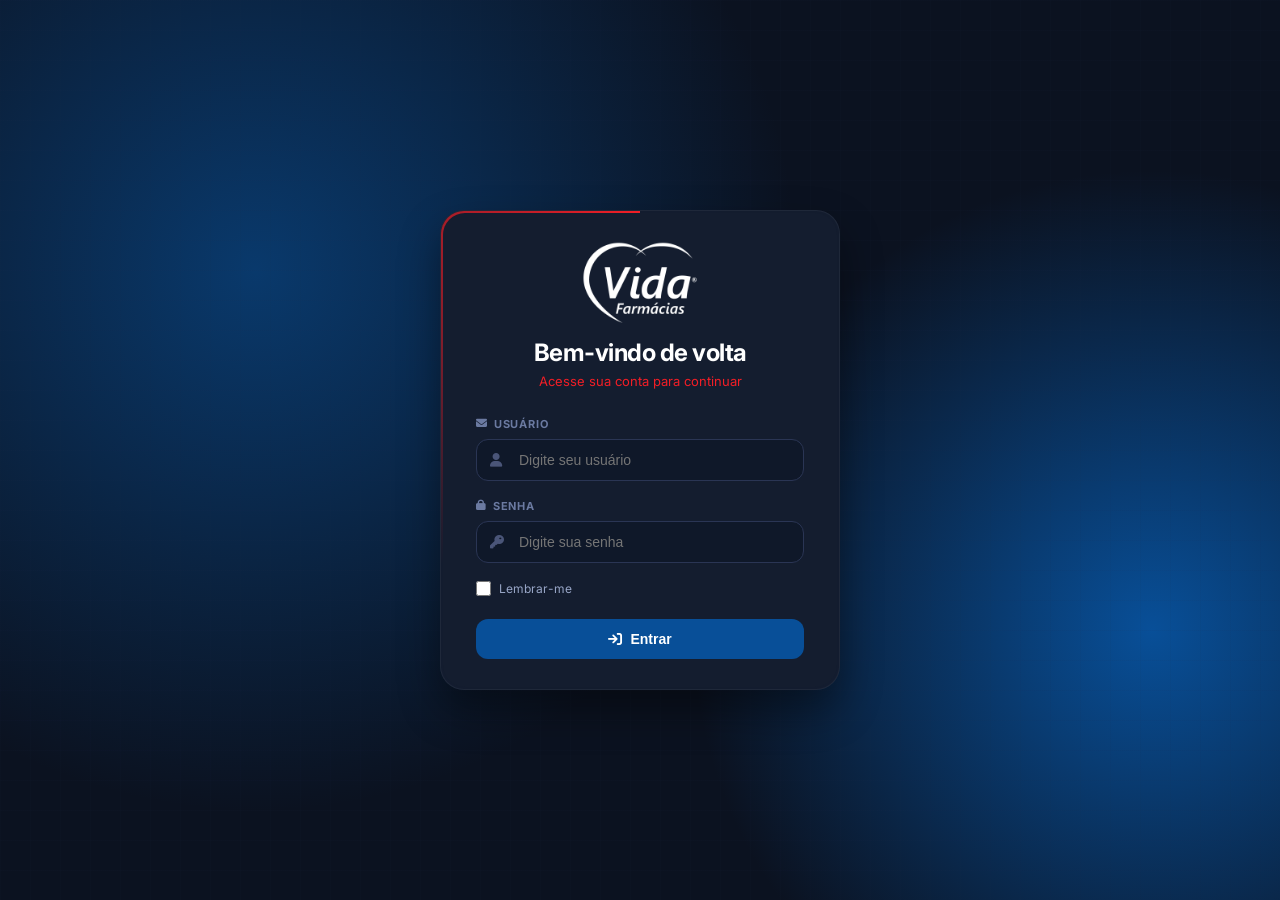
<file: index.html>
<!DOCTYPE html>
<html lang="pt-BR">
<head>
  <meta charset="UTF-8" />
  <meta name="viewport" content="width=device-width, initial-scale=0.9" />
  <title>Gerenciador de Associados - Vida Farmácias</title>
  <link rel="stylesheet" href="https://cdnjs.cloudflare.com/ajax/libs/font-awesome/6.5.1/css/all.min.css" />
  <link rel="stylesheet" href="css/index.css" />
  <style>
    /* Estilos adicionais para o modal de histórico */
    .stats-section {
      display: flex;
      justify-content: space-between;
      align-items: center;
      gap: 20px;
      flex-wrap: wrap;
    }

    .stats {
      display: flex;
      gap: 16px;
      align-items: center;
      flex: 1;
    }

    .history-btn {
      background: linear-gradient(135deg, #084F98, #3a6ee0);
      border: none;
      padding: 12px 20px;
      border-radius: 14px;
      font-weight: 600;
      font-size: 14px;
      color: white;
      cursor: pointer;
      transition: all 0.2s;
      display: flex;
      align-items: center;
      gap: 10px;
      white-space: nowrap;
    }

    .history-btn:hover {
      transform: translateY(-2px);
      box-shadow: 0 8px 20px rgba(79, 140, 255, 0.3);
    }

    /* Modal de histórico */
    .modal-history {
      max-width: 900px;
      width: 90%;
      max-height: 85vh;
      display: flex;
      flex-direction: column;
    }

    .history-filters {
      padding: 16px 20px;
      background: #0d1526;
      border-bottom: 1px solid #2a3554;
      display: flex;
      gap: 12px;
      flex-wrap: wrap;
      align-items: center;
    }

    .history-filters select, 
    .history-filters input {
      background: #1a2540;
      border: 1px solid #2a3554;
      border-radius: 10px;
      padding: 8px 14px;
      color: #e5edf9;
      font-size: 13px;
      flex: 1;
      min-width: 150px;
    }

    .history-filters select:focus,
    .history-filters input:focus {
      outline: none;
      border-color: #4f8cff;
    }

    .history-list {
      flex: 1;
      overflow-y: auto;
      padding: 16px;
    }

    .history-item {
      background: #111827;
      border: 1px solid #2a3554;
      border-radius: 14px;
      padding: 16px;
      margin-bottom: 12px;
      transition: all 0.2s;
      cursor: pointer;
    }

    .history-item:hover {
      border-color: #4f8cff;
      transform: translateX(4px);
    }

    .history-item-header {
      display: flex;
      align-items: center;
      gap: 12px;
      flex-wrap: wrap;
      margin-bottom: 12px;
    }

    .history-badge {
      display: inline-flex;
      align-items: center;
      gap: 6px;
      padding: 4px 12px;
      border-radius: 100px;
      font-size: 11px;
      font-weight: 700;
    }

    .history-badge.create {
      background: rgba(34, 197, 94, 0.15);
      color: #a7f3c0;
    }

    .history-badge.update {
      background: rgba(79, 140, 255, 0.15);
      color: #b8d1ff;
    }

    .history-badge.delete {
      background: rgba(239, 68, 68, 0.15);
      color: #fecaca;
    }

    .history-associate {
      font-weight: 600;
      font-size: 14px;
      color: #e5edf9;
    }

    .history-date {
      margin-left: auto;
      font-size: 11px;
      color: #6b7aa1;
      display: flex;
      align-items: center;
      gap: 5px;
    }

    .history-user {
      font-size: 12px;
      color: #98a6c7;
      margin-bottom: 12px;
      padding-bottom: 8px;
      border-bottom: 1px solid #2a3554;
      display: flex;
      align-items: center;
      gap: 8px;
    }

    .history-changes {
      background: #0d1526;
      border-radius: 12px;
      padding: 12px;
      margin-top: 8px;
    }

    .history-change-row {
      display: flex;
      align-items: center;
      gap: 12px;
      padding: 8px 0;
      font-size: 12px;
      border-bottom: 1px solid #2a3554;
      flex-wrap: wrap;
    }

    .history-change-row:last-child {
      border-bottom: none;
    }

    .history-change-field {
      min-width: 130px;
      font-weight: 600;
      color: #4f8cff;
    }

    .history-change-old {
      color: #ef4444;
      text-decoration: line-through;
      flex: 1;
      word-break: break-word;
    }

    .history-change-new {
      color: #22c55e;
      font-weight: 500;
      flex: 1;
      word-break: break-word;
    }

    .history-arrow {
      color: #6b7aa1;
      font-size: 12px;
    }

    .history-full-data {
      margin-top: 12px;
    }

    .history-full-data summary {
      cursor: pointer;
      font-size: 11px;
      color: #6b7aa1;
      display: inline-flex;
      align-items: center;
      gap: 6px;
    }

    .history-full-data summary:hover {
      color: #4f8cff;
    }

    .history-full-data pre {
      background: #0d1526;
      padding: 12px;
      border-radius: 10px;
      font-size: 10px;
      overflow-x: auto;
      margin-top: 8px;
      font-family: monospace;
      white-space: pre-wrap;
      word-break: break-word;
    }

    .history-empty {
      text-align: center;
      padding: 40px;
      color: #6b7aa1;
    }

    .history-loading {
      text-align: center;
      padding: 40px;
      color: #6b7aa1;
    }

    .history-loading i {
      font-size: 32px;
      margin-bottom: 12px;
      display: inline-block;
    }

    /* Scrollbar */
    .history-list::-webkit-scrollbar {
      width: 6px;
    }

    .history-list::-webkit-scrollbar-track {
      background: #0d1526;
      border-radius: 3px;
    }

    .history-list::-webkit-scrollbar-thumb {
      background: #2a3554;
      border-radius: 3px;
    }

    .history-list::-webkit-scrollbar-thumb:hover {
      background: #084F98;
    }
  </style>
</head>
<body style="display: none;">

<div class="app">
  <div class="layout">
  
    <!-- SIDEBAR -->
    <aside id="sidebar" class="sidebar collapsed">
   
      <nav class="sidebar-menu">
        <a href="index.html" class="menu-item" style=" background: rgba(79, 140, 255, 0.1);">
          <i class="fas fa-users"></i>
          <span>Associados</span>
        </a>

        <a href="dashboard.html" class="menu-item">
          <i class="fas fa-chart-line"></i>
          <span>Dashboard</span>
        </a>

        <a href="certificados.html" class="menu-item">
          <i class="fas fa-file"></i>
          <span>Relatórios</span>
        </a>

        <a href="processos.html" class="menu-item">
          <i class="fa-regular fa-calendar-check"></i>
          <span>Processos</span>
        </a>

        <a onclick="logout()" class="menu-item">
          <i style="color: #F21E26;" class="fas fa-sign-out-alt"></i>
          <span>Sair</span>
        </a>
      </nav>
    </aside>

    <!-- CONTEÚDO -->
    <div id="mainContent" class="main-content">
      <header class="topbar">
        <div>
          <img src="assets/logo vida branco horizontal.png" style="width: 200px;" alt="">
          <h1>Gerenciamento de Associados</h1>
    
        </div>

        <button id="btnNovo" class="btn btn-primary" style="display: none;">+ Novo associado</button>
      </header>

      <section class="panel filters">
        <div class="input-group">
          <label for="searchInput">Buscar associado</label>
          <input
            type="text"
            id="searchInput"
            placeholder="Busque por nome, razão social, município, anjo, CNPJ..."
          />
        </div>

        <div class="stats-section">
          <div class="stats">
            <div class="stat-card">
             <img src="assets/logo vida branco vertical.png" style="width: 60px;" alt="">
              <div style="margin-right: 10px; font-size: 25px;">|  </div>
             <div> 
             <strong id="totalRecords" >0</strong>
             
             </div>
            </div>
          </div>
          
          <button id="btnHistory" class="history-btn">
            <i class="fas fa-history"></i>
          </button>
        </div>
      </section>

      <section class="panel table-panel">
        <div class="table-header">
          <h2>Lista de associados</h2>
          <button id="btnReload" class="btn btn-secondary"><i class="fas fa-rotate"></i> </button>
        </div>

        <div class="table-wrapper">
          <table>
            <thead>
              <tr>
                <th>ID</th>
                <th>Nome Fantasia</th>
                <th>Razão Social</th>
                <th>Município / UF</th>
                <th>Anjo</th>
                <th>Proprietário</th>
                <th class="actions-col">Ações</th>
              </tr>
            </thead>
            <tbody id="tableBody">
              <tr>
                <td colspan="7" class="empty-state">Carregando registros...</td>
              </tr>
            </tbody>
          </table>
        </div>
      </section>
    </div>

    <!-- Modal de detalhes -->
    <div id="detailsModal" class="modal hidden">
      <div class="modal-backdrop" data-close="detailsModal"></div>
      <div class="modal-content modal-lg">
        <div class="modal-header">
          <div>
            <h3>Detalhes do associado</h3>
            <p id="detailsSubtitle" class="modal-subtitle"></p>
          </div>
          <button class="icon-btn" data-close="detailsModal">✕</button>
        </div>
        <div id="detailsContent" class="details-grid"></div>
      </div>
    </div>

    <!-- Modal de formulário -->
    <div id="formModal" class="modal hidden">
      <div class="modal-backdrop" data-close="formModal"></div>
      <div class="modal-content modal-xl">
        <form id="associateForm">
          <div class="modal-header">
            <div>
              <h3 id="formTitle">Novo associado</h3>
              <p class="modal-subtitle">Preencha os dados do cadastro</p>
            </div>
            <button type="button" class="icon-btn" data-close="formModal">✕</button>
          </div>

          <div id="formSections" class="form-sections"></div>

          <div class="modal-footer">
            <button type="button" class="btn btn-secondary" data-close="formModal">
              Cancelar
            </button>
            <button type="submit" class="btn btn-primary" id="btnSave">
              Salvar
            </button>
          </div>
        </form>
      </div>
    </div>

    <!-- Modal de confirmação -->
    <div id="confirmModal" class="modal hidden">
      <div class="modal-backdrop" data-close="confirmModal"></div>
      <div class="modal-content modal-sm">
        <div class="modal-header">
          <div>
            <h3>Confirmar exclusão</h3>
            <p class="modal-subtitle">Esta ação não poderá ser desfeita.</p>
          </div>
          <button class="icon-btn" data-close="confirmModal">✕</button>
        </div>

        <div class="confirm-body">
          <p id="confirmText">Deseja realmente excluir este registro?</p>
        </div>

        <div class="modal-footer">
          <button type="button" class="btn btn-secondary" data-close="confirmModal">
            Cancelar
          </button>
          <button type="button" class="btn btn-danger" id="btnConfirmDelete">
            Excluir
          </button>
        </div>
      </div>
    </div>

    <!-- NOVO MODAL DE HISTÓRICO -->
    <div id="historyModal" class="modal hidden">
      <div class="modal-backdrop" data-close="historyModal"></div>
      <div class="modal-content modal-history">
        <div class="modal-header">
          <div>
            <h3>
              <i class="fas fa-history"></i> 
              Histórico de Modificações
            </h3>
            <p class="modal-subtitle">Acompanhe todas as alterações realizadas nos associados</p>
          </div>
          <button class="icon-btn" data-close="historyModal">✕</button>
        </div>

        <div class="history-filters">
          <select id="historyFilterType">
            <option value="all">📋 Todos os eventos</option>
            <option value="CREATE">➕ Criações</option>
            <option value="UPDATE">✏️ Atualizações</option>
            <option value="DELETE">🗑️ Exclusões</option>
          </select>
          <input type="text" id="historyFilterAssociate" placeholder="🔍 Buscar por associado...">
          <button id="historyRefreshBtn" class="btn btn-secondary" style="padding: 8px 16px;">
            <i class="fas fa-sync-alt"></i>
          </button>
        </div>

        <div id="historyList" class="history-list">
          <div class="history-loading">
            <i class="fas fa-spinner fa-pulse"></i>
            <p>Carregando histórico...</p>
          </div>
        </div>
      </div>
    </div>

    <div id="toast" class="toast hidden"></div>

  </div>
</div>

<script src="js/index.js"></script>

<script>

  const body = document.querySelector('body');



  // Verificar autenticação
  if (!localStorage.getItem('user')) {
    window.location.href = 'login.html';
  }

  body.style.display = 'block';

 // ==================== FUNÇÕES DO HISTÓRICO ====================
const FIREBASE_URL = "https://certificado-7974e-default-rtdb.firebaseio.com";
let historicoData = [];

// Lista de campos a serem ignorados no histórico
const IGNORED_FIELDS = [
  "data_certificado",
  "data_relatorio_1",
  "data_relatorio_2",
  "data_relatorio_3",
  "certificado_data", // variações possíveis
  "data_certificado", 
  "relatorio_1_data",
  "relatorio_2_data", 
  "relatorio_3_data"
];

// Função para verificar se um campo deve ser ignorado
function shouldIgnoreField(fieldName) {
  return IGNORED_FIELDS.includes(fieldName) || 
         fieldName.toLowerCase().includes("data_certificado") ||
         fieldName.toLowerCase().includes("data_relatorio");
}

// Função para filtrar alterações removendo campos ignorados
function filterIgnoredFields(alteracoes) {
  if (!alteracoes || !Array.isArray(alteracoes)) return [];
  
  return alteracoes.filter(alteracao => {
    // Verifica se o campo deve ser ignorado
    const campoNome = alteracao.campo || alteracao.rotulo || "";
    
    if (shouldIgnoreField(campoNome)) {
      console.log(`Campo ignorado no histórico: ${campoNome}`);
      return false;
    }
    
    // Também verifica se o valor_antigo e valor_novo são strings vazias
    const valorAntigoVazio = !alteracao.valor_antigo || alteracao.valor_antigo === "" || alteracao.valor_antigo === "(vazio)";
    const valorNovoVazio = !alteracao.valor_novo || alteracao.valor_novo === "" || alteracao.valor_novo === "(vazio)";
    
    // Se ambos os valores são vazios, ignorar também
    if (valorAntigoVazio && valorNovoVazio) {
      return false;
    }
    
    return true;
  });
}

// Função para limpar dados completos removendo campos ignorados
function cleanFullData(data) {
  if (!data || typeof data !== 'object') return data;
  
  const cleanedData = {};
  
  for (const [key, value] of Object.entries(data)) {
    if (!shouldIgnoreField(key)) {
      cleanedData[key] = value;
    }
  }
  
  return cleanedData;
}

// Função para buscar histórico
async function fetchHistory() {
  const historyList = document.getElementById("historyList");
  historyList.innerHTML = `
    <div class="history-loading">
      <i class="fas fa-spinner fa-pulse"></i>
      <p>Carregando histórico...</p>
    </div>
  `;

  try {
    const response = await fetch(`${FIREBASE_URL}/historico.json`);
    if (!response.ok) throw new Error("Erro ao carregar histórico");
    
    const data = await response.json();
    
    if (data) {
      historicoData = Object.values(data)
        .map(item => {
          // Limpar alterações do item
          if (item.dados && item.dados.alteracoes) {
            item.dados.alteracoes = filterIgnoredFields(item.dados.alteracoes);
          }
          
          // Limpar dados completos
          if (item.dados && item.dados.dados_completos) {
            item.dados.dados_completos = cleanFullData(item.dados.dados_completos);
          }
          
          if (item.dados && item.dados.dados_anteriores) {
            item.dados.dados_anteriores = cleanFullData(item.dados.dados_anteriores);
          }
          
          if (item.dados && item.dados.dados_novos) {
            item.dados.dados_novos = cleanFullData(item.dados.dados_novos);
          }
          
          return item;
        })
        .filter(item => {
          // Se for um UPDATE e não tem alterações após filtrar, não mostrar
          if (item.tipo === "UPDATE" && (!item.dados.alteracoes || item.dados.alteracoes.length === 0)) {
            return false;
          }
          return true;
        })
        .sort((a, b) => new Date(b.data) - new Date(a.data));
    } else {
      historicoData = [];
    }
    
    renderHistory();
  } catch (error) {
    console.error(error);
    historyList.innerHTML = `
      <div class="history-empty">
        <i class="fas fa-exclamation-triangle"></i>
        <p>Erro ao carregar histórico</p>
        <p style="font-size: 12px; margin-top: 8px;">${error.message}</p>
      </div>
    `;
  }
}

// Renderizar histórico
function renderHistory() {
  const historyList = document.getElementById("historyList");
  const filterType = document.getElementById("historyFilterType").value;
  const filterAssociate = document.getElementById("historyFilterAssociate").value.toLowerCase().trim();
  
  let filtered = historicoData;
  
  if (filterType !== "all") {
    filtered = filtered.filter(item => item.tipo === filterType);
  }
  
  if (filterAssociate) {
    filtered = filtered.filter(item => {
      const nomeFantasia = item.dados?.nome_fantasia || "";
      const razaoSocial = item.dados?.razao_social || "";
      const id = item.dados?.id || "";
      return nomeFantasia.toLowerCase().includes(filterAssociate) ||
             razaoSocial.toLowerCase().includes(filterAssociate) ||
             id.includes(filterAssociate);
    });
  }
  
  if (filtered.length === 0) {
    historyList.innerHTML = `
      <div class="history-empty">
        <i class="fas fa-inbox"></i>
        <p>Nenhum evento encontrado no histórico</p>
        <p style="font-size: 12px; margin-top: 8px;">As modificações nos associados aparecerão aqui</p>
      </div>
    `;
    return;
  }
  
  historyList.innerHTML = filtered.map(item => renderHistoryItem(item)).join("");
}

function renderHistoryItem(item) {
  const tipo = item.tipo;
  const dados = item.dados || {};
  const usuario = item.usuario || { nome: "Sistema", email: "" };
  const date = new Date(item.data);
  const formattedDate = formatHistoryDate(date);
  
  const nomeAssociado = dados.nome_fantasia || dados.razao_social || `ID: ${dados.id}`;
  const idAssociado = dados.id;
  
  let contentHTML = "";
  
  if (tipo === "UPDATE" && dados.alteracoes && dados.alteracoes.length > 0) {
    contentHTML = `
      <div class="history-changes">
        ${dados.alteracoes.slice(0, 5).map(alt => `
          <div class="history-change-row">
            <span class="history-change-field">${escapeHtml(alt.rotulo || alt.campo)}</span>
            <span class="history-change-old">${escapeHtml(truncate(alt.valor_antigo, 40))}</span>
            <span class="history-arrow"><i class="fas fa-arrow-right"></i></span>
            <span class="history-change-new">${escapeHtml(truncate(alt.valor_novo, 40))}</span>
          </div>
        `).join("")}
        ${dados.alteracoes.length > 5 ? `
          <div style="font-size: 11px; color: #6b7aa1; padding-top: 8px; text-align: center;">
            + ${dados.alteracoes.length - 5} outras alterações
          </div>
        ` : ""}
      </div>
    `;
  } else if (tipo === "CREATE") {
    // Limpa os dados completos antes de exibir
    const dadosCompletos = dados.dados_completos ? cleanFullData(dados.dados_completos) : {};
    const principaisCampos = ["RAZÃO_SOCIAL", "NOME_FANTASIA", "PROPRIETÁRIO", "MUNICÍPIO", "Whatsapp", "CNPJ"];
    const camposExistentes = principaisCampos.filter(c => dadosCompletos[c]);
    
    contentHTML = `
      <div class="history-changes">
        ${camposExistentes.map(campo => `
          <div class="history-change-row">
            <span class="history-change-field">${escapeHtml(campo)}</span>
            <span class="history-change-new"><i class="fas fa-plus-circle"></i> ${escapeHtml(truncate(dadosCompletos[campo], 40))}</span>
          </div>
        `).join("")}
      </div>
      ${dados.dados_completos ? `
        <details class="history-full-data">
          <summary><i class="fas fa-code"></i> Ver todos os dados</summary>
          <pre>${JSON.stringify(dadosCompletos, null, 2)}</pre>
        </details>
      ` : ""}
    `;
  } else if (tipo === "DELETE") {
    // Limpa os dados completos antes de exibir
    const dadosCompletos = dados.dados_completos ? cleanFullData(dados.dados_completos) : {};
    
    contentHTML = `
      <div class="history-changes">
        <div class="history-change-row">
          <span class="history-change-field">Status</span>
          <span class="history-change-old" style="text-decoration: none; color: #ef4444;">
            <i class="fas fa-trash-alt"></i> Registro removido
          </span>
        </div>
      </div>
      ${Object.keys(dadosCompletos).length > 0 ? `
        <details class="history-full-data">
          <summary><i class="fas fa-archive"></i> Dados do associado excluído</summary>
          <pre>${JSON.stringify(dadosCompletos, null, 2)}</pre>
        </details>
      ` : ""}
    `;
  }
  
  const badgeClass = tipo === "CREATE" ? "create" : (tipo === "UPDATE" ? "update" : "delete");
  const badgeIcon = tipo === "CREATE" ? "➕" : (tipo === "UPDATE" ? "✏️" : "🗑️");
  const badgeText = tipo === "CREATE" ? "CRIOU" : (tipo === "UPDATE" ? "EDITOU" : "EXCLUIU");
  
  return `
    <div class="history-item">
      <div class="history-item-header">
        <span class="history-badge ${badgeClass}">
          ${badgeIcon} ${badgeText}
        </span>
        <span class="history-associate">${escapeHtml(nomeAssociado)}</span>
        ${idAssociado ? `<span style="font-size: 11px; color: #6b7aa1;">#${escapeHtml(idAssociado)}</span>` : ""}
        <span class="history-date">
          <i class="far fa-clock"></i> ${formattedDate}
        </span>
      </div>
      <div class="history-user">
        <i class="fas fa-user-circle"></i>
        <span>${escapeHtml(usuario.nome || "Sistema")}</span>
        ${usuario.email ? `<span style="font-size: 11px;">(${escapeHtml(usuario.email)})</span>` : ""}
      </div>
      ${contentHTML}
    </div>
  `;
}

function formatHistoryDate(date) {
  const now = new Date();
  const diffMs = now - date;
  const diffMins = Math.floor(diffMs / 60000);
  const diffHours = Math.floor(diffMs / 3600000);
  const diffDays = Math.floor(diffMs / 86400000);
  
  if (diffMins < 1) return "agora mesmo";
  if (diffMins < 60) return `${diffMins} min atrás`;
  if (diffHours < 24) return `${diffHours} h atrás`;
  if (diffDays === 1) return "ontem";
  if (diffDays < 7) return `${diffDays} dias atrás`;
  
  return date.toLocaleDateString("pt-BR", {
    day: "2-digit",
    month: "short",
    hour: "2-digit",
    minute: "2-digit"
  });
}

function truncate(str, maxLen) {
  if (!str) return "—";
  const s = String(str);
  return s.length > maxLen ? s.substring(0, maxLen) + "..." : s;
}

function escapeHtml(str) {
  if (!str) return "";
  return String(str)
    .replace(/&/g, "&amp;")
    .replace(/</g, "&lt;")
    .replace(/>/g, "&gt;")
    .replace(/"/g, "&quot;")
    .replace(/'/g, "&#39;");
}

function openHistoryModal() {
  const modal = document.getElementById("historyModal");
  modal.classList.remove("hidden");
  fetchHistory();
}

// Configurar eventos do histórico
function setupHistoryEvents() {
  const btnHistory = document.getElementById("btnHistory");
  if (btnHistory) {
    btnHistory.addEventListener("click", openHistoryModal);
  }
  
  const historyFilterType = document.getElementById("historyFilterType");
  const historyFilterAssociate = document.getElementById("historyFilterAssociate");
  const historyRefreshBtn = document.getElementById("historyRefreshBtn");
  
  if (historyFilterType) historyFilterType.addEventListener("change", renderHistory);
  if (historyFilterAssociate) historyFilterAssociate.addEventListener("input", renderHistory);
  if (historyRefreshBtn) historyRefreshBtn.addEventListener("click", fetchHistory);
}

// Aguardar DOM carregar para configurar eventos
document.addEventListener("DOMContentLoaded", () => {
  setupHistoryEvents();
});

function logout() {
  localStorage.removeItem("user");
  window.location.href = "login.html";
}
</script>

</body>
</html>
</file>
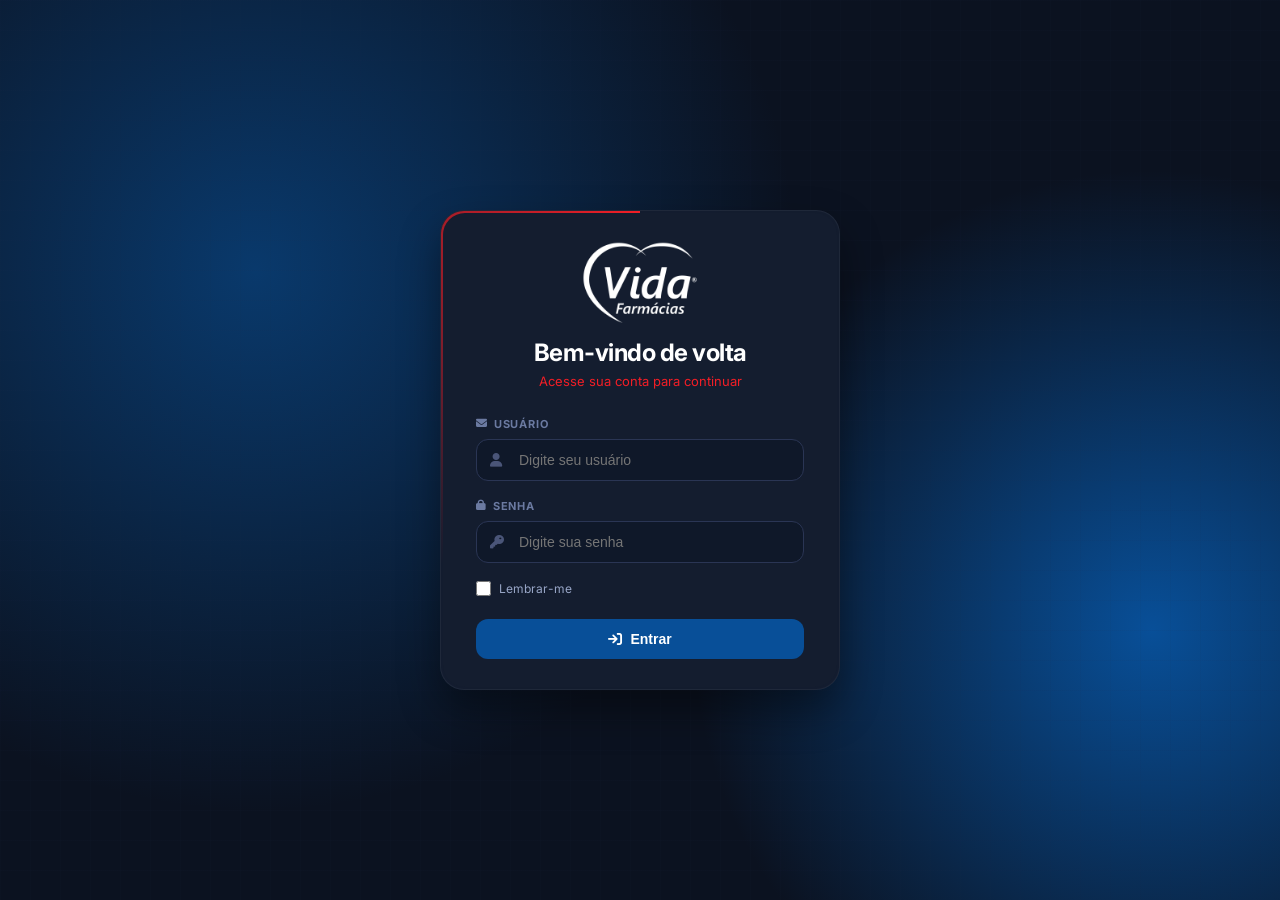
<file: login.html>
<!DOCTYPE html>
<html lang="pt-br">
<head>
  <meta charset="UTF-8">
  <meta name="viewport" content="width=device-width, initial-scale=1.0, user-scalable=no">
  <title>Login | Finance Dashboard</title>
  <link href="https://fonts.googleapis.com/css2?family=Inter:opsz,wght@14..32,300;14..32,400;14..32,500;14..32,600;14..32,700;14..32,800&display=swap" rel="stylesheet">
  <link rel="stylesheet" href="https://cdnjs.cloudflare.com/ajax/libs/font-awesome/6.7.2/css/all.min.css">
  <style>
 * {
  margin: 0;
  padding: 0;
  box-sizing: border-box;
}

body {
  font-family: 'Inter', Arial, Helvetica, sans-serif;
  background: radial-gradient(circle at 20% 30%, #085098a1, transparent 45%),
              radial-gradient(circle at 90% 70%, #084F98, transparent 35%),
              #0b1220;
  min-height: 100vh;
  display: flex;
  align-items: center;
  justify-content: center;
  padding: 20px;
  position: relative;
  overflow: hidden;
}

/* Grade de fundo mais sutil */
body::before {
  content: "";
  position: fixed;
  top: 0; left: 0;
  width: 100%; height: 100%;
  background-image: 
    linear-gradient(rgba(42, 53, 84, 0.05) 1px, transparent 1px),
    linear-gradient(90deg, rgba(42, 53, 84, 0.05) 1px, transparent 1px);
  background-size: 30px 30px;
  pointer-events: none;
}

/* Container levemente menor */
.login-container {
  width: 100%;
  max-width: 400px; /* Reduzido de 460px */
  position: relative;
  z-index: 2;
  animation: fadeInUp 0.6s cubic-bezier(0.16, 1, 0.3, 1);
}

/* --- EFEITO DE BORDA ANIMADA --- */
.login-card {
  position: relative;
  background: rgba(20, 29, 47, 0.98);
  backdrop-filter: blur(12px);
  border-radius: 24px;
  padding: 30px 35px; /* Reduzido */
  overflow: hidden; /* Garante que o brilho não vaze errado */
  border: 1px solid rgba(255, 255, 255, 0.05);
  box-shadow: 0 20px 40px rgba(0, 0, 0, 0.4);
}

/* O brilho que gira ao fundo */
.login-card::before {
  content: '';
  position: absolute;
  top: -50%;
  left: -50%;
  width: 200%;
  height: 200%;
  background: conic-gradient(
    transparent, 
    transparent, 
    transparent, 
    #F21E26
  );
  animation: rotate 4s linear infinite;
  z-index: -1;
}

/* Camada interna para criar a borda fina */
.login-card::after {
  content: '';
  position: absolute;
  inset: 2px; /* Espessura da borda */
  background: #141d2f;
  border-radius: 22px;
  z-index: -1;
}

@keyframes rotate {
  from { transform: rotate(0deg); }
  to { transform: rotate(360deg); }
}

/* Cabeçalho */
.login-header {
  text-align: center;
  margin-bottom: 28px; /* Reduzido */
}

.logo-badge {
  display: inline-flex;
  margin-bottom: 15px;
}

.login-header h1 {
  font-size: 24px; /* Reduzido de 32px */
  margin-bottom: 6px;
  color: #ffffff;
  letter-spacing: -0.5px;
}

.login-subtitle {
  color: #98a6c7;
  font-size: 13px;
  font-weight: 400;
}

/* Formulário */
.login-form {
  display: flex;
  flex-direction: column;
  gap: 18px; /* Mais compacto */
}

.input-group {
  display: flex;
  flex-direction: column;
  gap: 8px;
}

.input-group label {
  font-size: 11px;
  font-weight: 700;
  color: #6b7aa1;
  text-transform: uppercase;
  letter-spacing: 0.8px;
  display: flex;
  align-items: center;
  gap: 6px;
}

.input-wrapper {
  position: relative;
  transition: transform 0.2s ease;
}

.input-wrapper i:first-child {
  position: absolute;
  left: 14px;
  top: 50%;
  transform: translateY(-50%);
  color: #4a5578;
  font-size: 14px;
  z-index: 1;
}

.input-wrapper input {
  width: 100%;
  background: rgba(13, 21, 38, 0.6);
  border: 1px solid #2a3554;
  border-radius: 12px;
  padding: 12px 14px 12px 42px; /* Inputs menores */
  font-size: 14px;
  color: #e5edf9;
  transition: all 0.2s ease;
  outline: none;
}

.input-wrapper input:focus {
  border-color: #F21E26;
  background: #0d1526;
  box-shadow: 0 0 0 4px rgba(242, 30, 38, 0.1);
}

/* Opções e Links */
.login-options {
  display: flex;
  justify-content: space-between;
  align-items: center;
}

.checkbox-label {
  display: flex;
  align-items: center;
  gap: 8px;
  font-size: 12px;
  color: #98a6c7;
  cursor: pointer;
}

.checkbox-label input {
  width: 15px;
  height: 15px;
  accent-color: #F21E26;
}

/* Botão Principal */
.login-btn {
  background: #084F98;
  border: none;
  padding: 12px;
  border-radius: 12px;
  font-weight: 700;
  font-size: 14px;
  color: white;
  cursor: pointer;
  transition: all 0.3s ease;
  display: flex;
  align-items: center;
  justify-content: center;
  gap: 8px;
  margin-top: 5px;
}

.login-btn:hover {
  background: #085098de;
  transform: translateY(-2px);
  box-shadow: 0 8px 20px #08509860;
}

.login-btn:active {
  transform: translateY(0);
}

/* Toast */
.message-toast {
  position: fixed;
  bottom: 20px;
  left: 50%;
  transform: translateX(-50%) translateY(100px);
  background: #1e2a4a;
  padding: 10px 20px;
  border-radius: 50px;
  font-size: 13px;
  color: #e5edf9;
  backdrop-filter: blur(12px);
  box-shadow: 0 10px 30px rgba(0,0,0,0.5);
  z-index: 1000;
  transition: transform 0.4s cubic-bezier(0.175, 0.885, 0.32, 1.275);
  border: 1px solid rgba(255,255,255,0.1);
}

.message-toast.show {
  transform: translateX(-50%) translateY(0);
}

@keyframes fadeInUp {
  from { opacity: 0; transform: translateY(20px); }
  to { opacity: 1; transform: translateY(0); }
}

/* Responsividade */
@media (max-width: 480px) {
  .login-card {
    padding: 25px 20px;
  }
  .login-container {
    max-width: 100%;
  }
}
  </style>
</head>
<body>

<div class="login-container">
  <div class="login-card">
    <div class="login-header">
      <div class="logo-badge">
        <img src="assets/logo vida branco vertical.png" alt="" style="width: 160px;">
        <span class="logo-text"></span>
      </div>
      <h1> <strong>Bem-vindo </strong> de volta </h1>
      <p class="login-subtitle"  style="color: #F21E26;">Acesse sua conta para continuar</p>
    </div>

    <form class="login-form" id="loginForm">
      <div class="input-group">
        <label><i class="fas fa-envelope"></i>Usuário</label>
        <div class="input-wrapper">
          <i class="fas fa-user"></i>
          <input type="text" id="username" autocomplete="off" placeholder="Digite seu usuário">
        </div>
      </div>

      <div class="input-group">
        <label><i class="fas fa-lock"></i> Senha</label>
        <div class="input-wrapper">
          <i class="fas fa-key"></i>
          <input type="password" id="password" placeholder="Digite sua senha">
      
        </div>
      </div>

      <div class="login-options">
        <label class="checkbox-label">
          <input type="checkbox" id="rememberCheckbox"> Lembrar-me
        </label>
      </div>

      <button type="submit" class="login-btn">
        <i class="fas fa-arrow-right-to-bracket"></i>
        Entrar
      </button>
    </form>

  
  </div>
</div>

<div id="toastMsg" class="message-toast">
  <i class="fas fa-circle-check" style="margin-right: 8px; color: #22c55e;"></i>
  Login realizado com sucesso!
</div>

<script>
  const FIREBASE_URL = "https://certificado-7974e-default-rtdb.firebaseio.com";

  (function() {
    // Toggle password visibility
    const toggleBtn = document.getElementById('togglePassword');
    const passwordInput = document.getElementById('password');
    
    if (toggleBtn && passwordInput) {
      toggleBtn.addEventListener('click', function() {
        const type = passwordInput.getAttribute('type') === 'password' ? 'text' : 'password';
        passwordInput.setAttribute('type', type);
        const icon = toggleBtn.querySelector('i');
        if (icon) {
          icon.classList.toggle('fa-eye');
          icon.classList.toggle('fa-eye-slash');
        }
      });
    }

    // Toast management
    const toast = document.getElementById('toastMsg');
    
    function showToast(message, isError = false) {
      if (!toast) return;
      
      if (window.toastTimeout) clearTimeout(window.toastTimeout);
      
      const iconSpan = toast.querySelector('i');
      if (isError) {
        iconSpan.className = 'fas fa-circle-exclamation';
        iconSpan.style.color = '#ef4444';
        toast.style.borderLeftColor = '#ef4444';
        toast.innerHTML = `<i class="fas fa-circle-exclamation" style="margin-right: 8px; color: #ef4444;"></i> ${message}`;
      } else {
        iconSpan.className = 'fas fa-circle-check';
        iconSpan.style.color = '#22c55e';
        toast.style.borderLeftColor = '#4f8cff';
        toast.innerHTML = `<i class="fas fa-circle-check" style="margin-right: 8px; color: #22c55e;"></i> ${message}`;
      }
      
      toast.classList.add('show');
      
      window.toastTimeout = setTimeout(() => {
        toast.classList.remove('show');
      }, 3000);
    }

    // Função para buscar usuários do Firebase
    async function fetchUsers() {
      try {
        const response = await fetch(`${FIREBASE_URL}/usuarios.json`);
        if (!response.ok) throw new Error("Erro ao buscar usuários");
        const data = await response.json();
        return data || [];
      } catch (error) {
        console.error("Erro ao carregar usuários:", error);
        return [];
      }
    }

    // Função para validar login
    async function validateLogin(username, password) {
      const users = await fetchUsers();
      
      // Busca o usuário pelo username
      const user = users.find(u => 
        u.username && u.username.toLowerCase() === username.toLowerCase()
      );
      
      if (user && user.password === password) {
        return {
          success: true,
          user: {
            name: user.name,
            username: user.username
          }
        };
      }
      
      return {
        success: false,
        message: "Usuário ou senha incorretos"
      };
    }

    // Carregar credenciais salvas
    function loadSavedCredentials() {
      const savedUser = localStorage.getItem('savedUser');
      if (savedUser) {
        try {
          const user = JSON.parse(savedUser);
          document.getElementById('username').value = user.username;
          document.getElementById('password').value = user.password;
          document.getElementById('rememberCheckbox').checked = true;
        } catch (e) {
          console.error("Erro ao carregar credenciais salvas:", e);
        }
      }
    }

    // Salvar credenciais se "Lembrar-me" estiver marcado
    function saveCredentials(username, password, remember) {
      if (remember) {
        localStorage.setItem('savedUser', JSON.stringify({ username, password }));
      } else {
        localStorage.removeItem('savedUser');
      }
    }

    // Form handler com validação real
    const form = document.getElementById('loginForm');
    if (form) {
      // Carregar credenciais salvas ao iniciar
      loadSavedCredentials();
      
      form.addEventListener('submit', async function(e) {
        e.preventDefault();
        
        const username = document.getElementById('username')?.value.trim() || '';
        const password = document.getElementById('password')?.value.trim() || '';
        const remember = document.getElementById('rememberCheckbox')?.checked || false;
        
        if (!username || !password) {
          showToast('❌ Preencha usuário e senha para continuar', true);
          return;
        }
        
        // Simular loading no botão
        const btn = form.querySelector('.login-btn');
        const originalText = btn.innerHTML;
        btn.innerHTML = '<i class="fas fa-spinner fa-pulse"></i> Autenticando...';
        btn.disabled = true;
        
        try {
          // Validar login com Firebase
          const result = await validateLogin(username, password);
          
          if (result.success) {
            showToast(`✅ Bem-vindo, ${result.user.name}! Redirecionando...`);
            
            // Salvar credenciais se solicitado
            saveCredentials(username, password, remember);
            
            // Salvar usuário logado no localStorage
            localStorage.setItem('user', JSON.stringify(result.user));
            
            setTimeout(() => {
              const overlay = document.createElement('div');
              overlay.style.position = 'fixed';
              overlay.style.top = '0';
              overlay.style.left = '0';
              overlay.style.width = '100%';
              overlay.style.height = '100%';
              overlay.style.backgroundColor = '#0b1220';
              overlay.style.zIndex = '9999';
              overlay.style.opacity = '0';
              overlay.style.transition = 'opacity 0.4s ease';
              overlay.style.pointerEvents = 'none';
              document.body.appendChild(overlay);
              
              setTimeout(() => { overlay.style.opacity = '1'; }, 10);
              
              setTimeout(() => {
                window.location.href = 'index.html';
              }, 500);
            }, 1500);
          } else {
            showToast(`🔒 ${result.message}`, true);
            
            // Shake effect no card
            const card = document.querySelector('.login-card');
            if (card) {
              card.style.transform = 'translateX(0)';
              card.style.animation = 'shake 0.4s ease-in-out';
              setTimeout(() => { card.style.animation = ''; }, 400);
            }
          }
        } catch (error) {
          console.error("Erro durante login:", error);
          showToast('❌ Erro ao conectar ao servidor. Tente novamente.', true);
        } finally {
          btn.innerHTML = originalText;
          btn.disabled = false;
        }
      });
    }
    
    // Adiciona keyframe shake
    if (!document.querySelector('#shakeKeyframe')) {
      const styleSheet = document.createElement('style');
      styleSheet.id = 'shakeKeyframe';
      styleSheet.textContent = `
        @keyframes shake {
          0%, 100% { transform: translateX(0); }
          25% { transform: translateX(-6px); }
          75% { transform: translateX(6px); }
        }
      `;
      document.head.appendChild(styleSheet);
    }
    
    // Efeito visual nos campos
    const inputs = document.querySelectorAll('.input-wrapper input');
    inputs.forEach(input => {
      input.addEventListener('focus', () => {
        const wrapper = input.closest('.input-wrapper');
        if (wrapper) wrapper.style.transform = 'scale(1.01)';
      });
      input.addEventListener('blur', () => {
        const wrapper = input.closest('.input-wrapper');
        if (wrapper) wrapper.style.transform = 'scale(1)';
      });
    });
    
    console.log('Tela de login com validação Firebase integrada!');
  })();
</script>
</body>
</html>
</file>
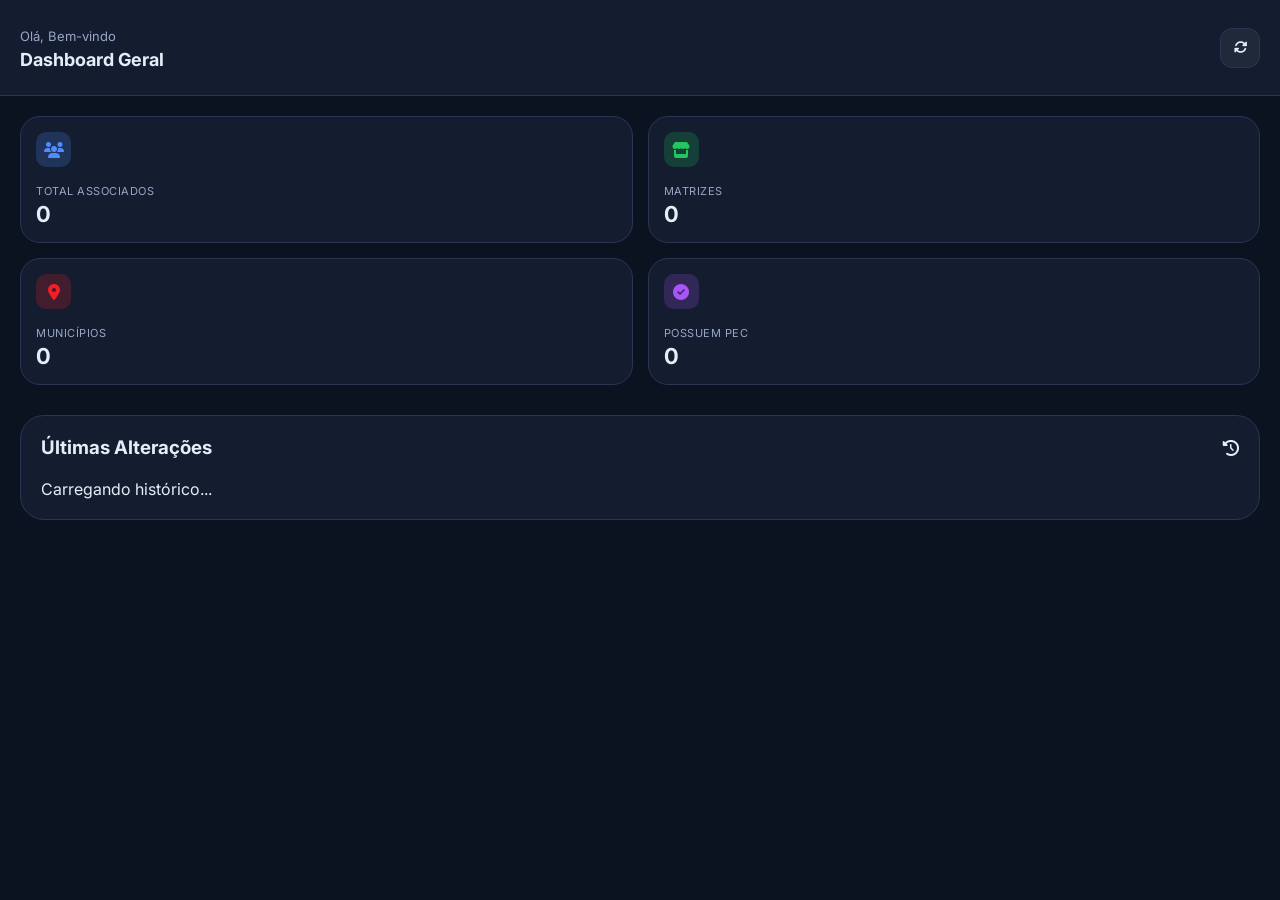
<file: mobile.html>
<!DOCTYPE html>
<html lang="pt-br">
<head>
    <meta charset="UTF-8">
    <meta name="viewport" content="width=device-width, initial-scale=1.0, user-scalable=no">
    <title>Dashboard Mobile | Associados</title>
    <link href="https://fonts.googleapis.com/css2?family=Inter:wght@400;600;700&display=swap" rel="stylesheet">
    <link rel="stylesheet" href="https://cdnjs.cloudflare.com/ajax/libs/font-awesome/6.4.0/css/all.min.css">
    <link rel="stylesheet" href="css/mobile.css">
</head>
<body>

    <header class="main-header">
        <div class="user-info">
            <span>Olá, Bem-vindo</span>
            <h1 id="userName">Dashboard Geral</h1>
        </div>
        <button id="refreshBtn" class="refresh-btn"><i class="fas fa-sync-alt"></i></button>
    </header>

    <main class="dashboard-container">
        <section class="stats-grid">
            <div class="stat-card">
                <div class="icon-box blue"><i class="fas fa-users"></i></div>
                <div class="stat-info">
                    <span class="label">Total Associados</span>
                    <h2 id="kpiTotal">0</h2>
                </div>
            </div>

            <div class="stat-card">
                <div class="icon-box green"><i class="fas fa-store"></i></div>
                <div class="stat-info">
                    <span class="label">Matrizes</span>
                    <h2 id="kpiMatriz">0</h2>
                </div>
            </div>

            <div class="stat-card">
                <div class="icon-box red"><i class="fas fa-map-marker-alt"></i></div>
                <div class="stat-info">
                    <span class="label">Municípios</span>
                    <h2 id="kpiCidades">0</h2>
                </div>
            </div>

            <div class="stat-card">
                <div class="icon-box purple"><i class="fas fa-check-circle"></i></div>
                <div class="stat-info">
                    <span class="label">Possuem PEC</span>
                    <h2 id="kpiPec">0</h2>
                </div>
            </div>
        </section>

        <section class="recent-activity">
            <div class="section-header">
                <h3>Últimas Alterações</h3>
                <i class="fas fa-history"></i>
            </div>
            <div id="activityList" class="activity-list">
                <p class="loading-text">Carregando histórico...</p>
            </div>
        </section>
    </main>

    <script src="js/mobile.js"></script>
</body>
</html>
</file>
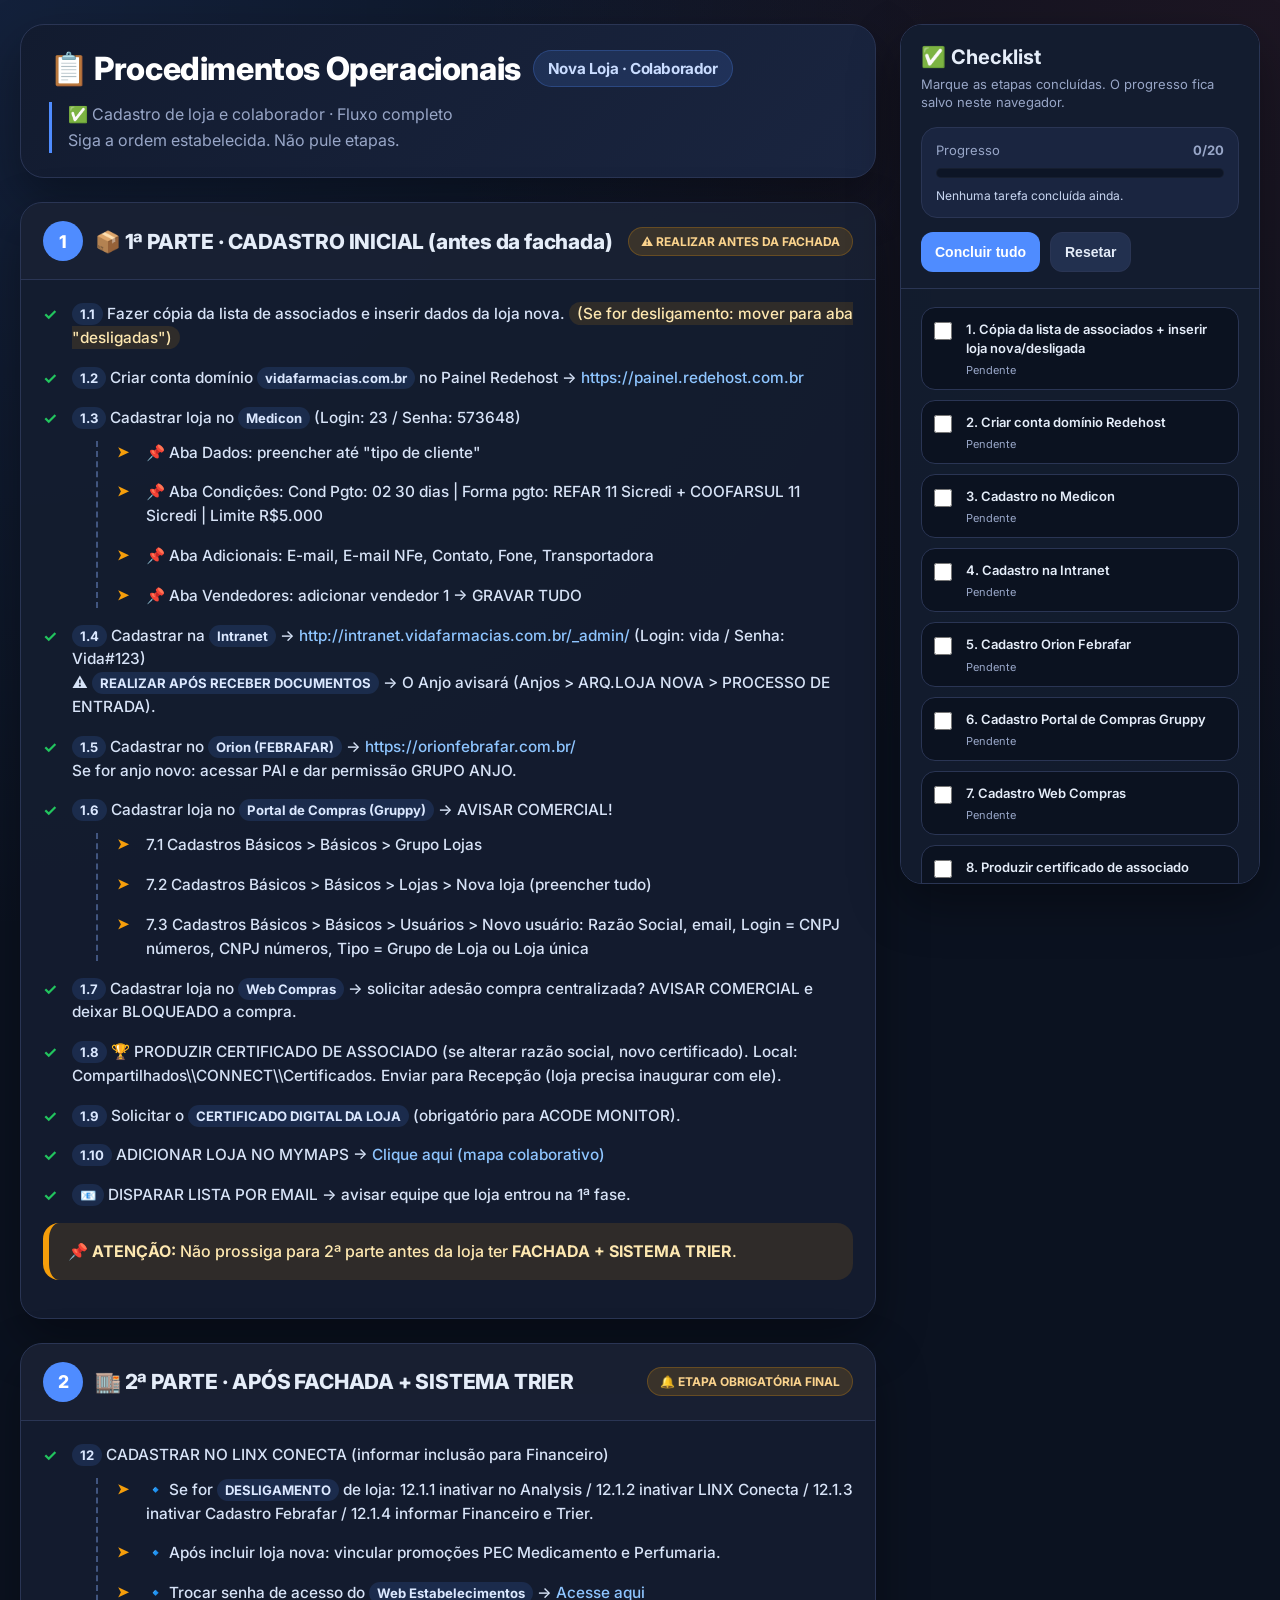
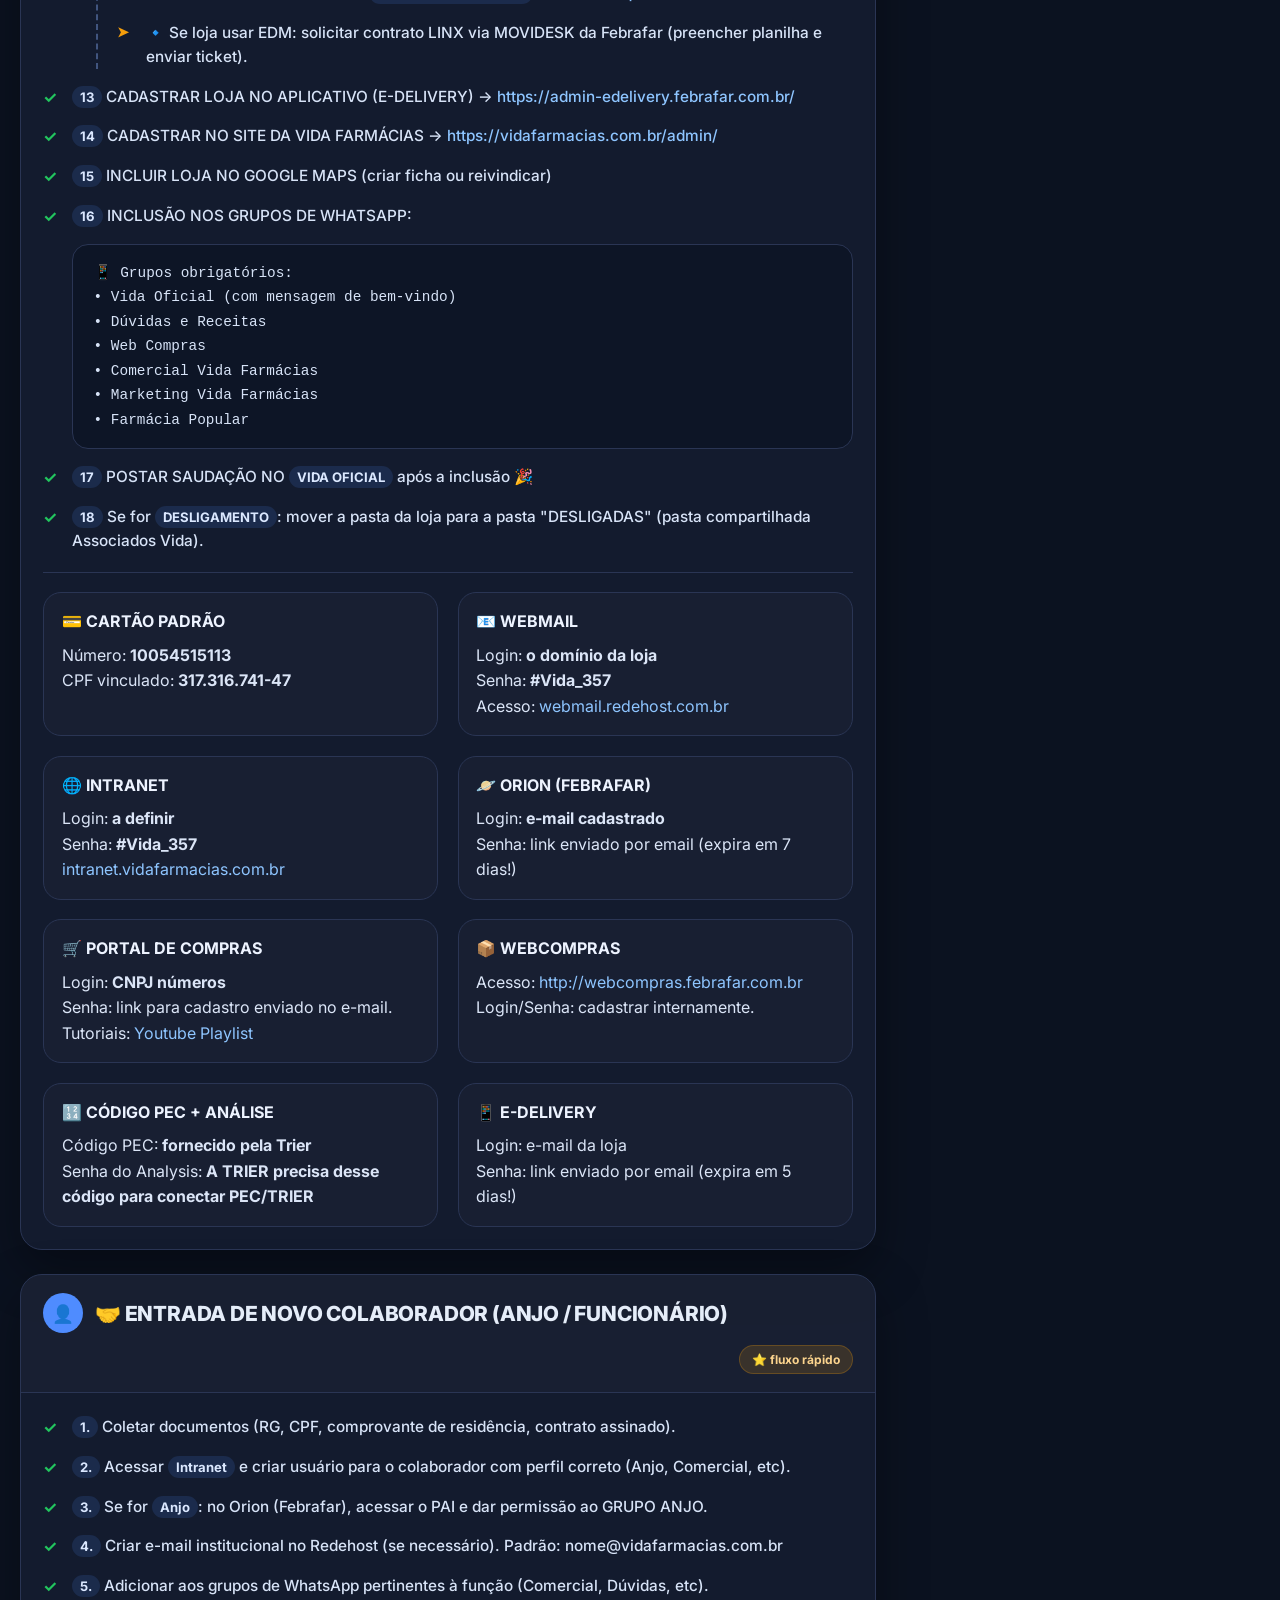
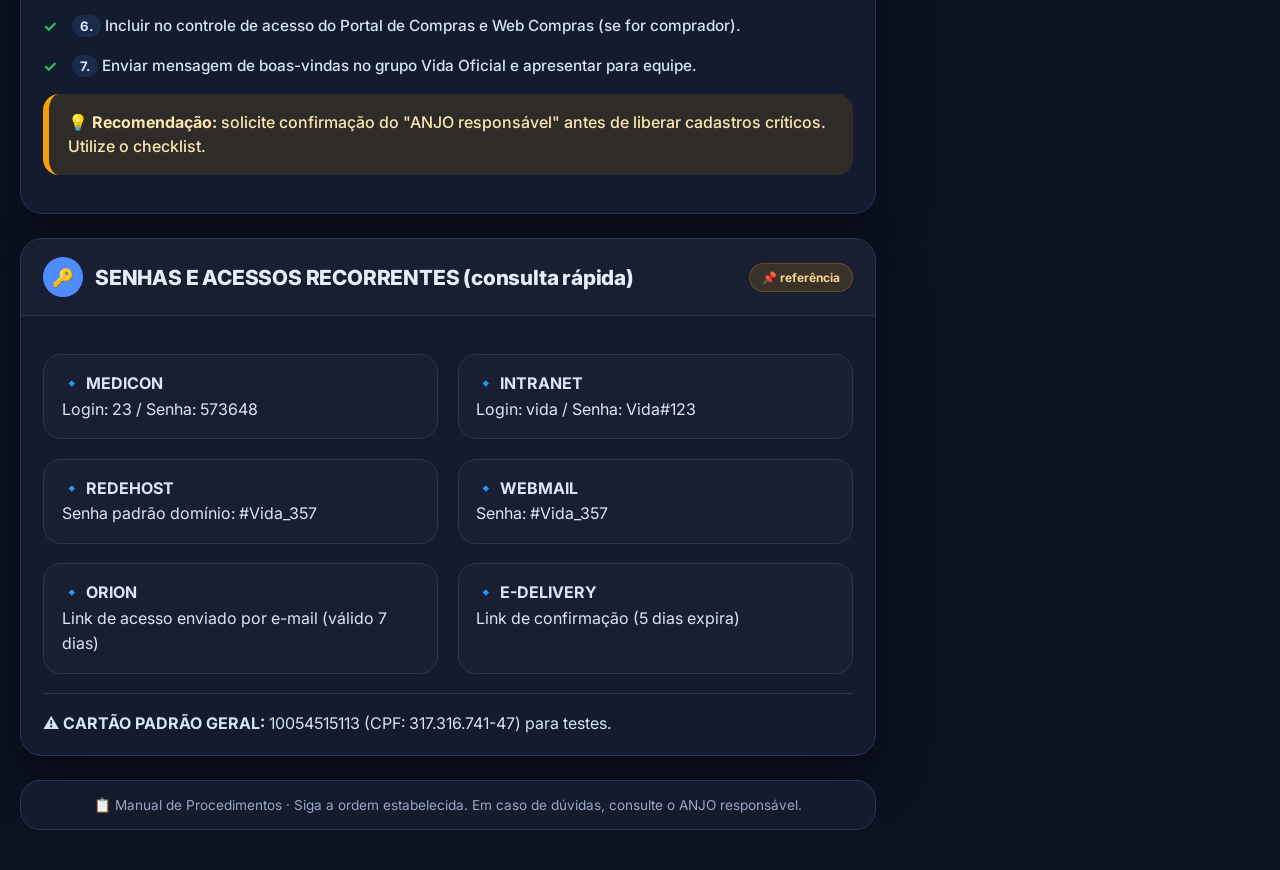
<file: train_cadastro.html>
<!DOCTYPE html>
<html lang="pt-BR">
<head>
  <meta charset="UTF-8">
  <meta name="viewport" content="width=device-width, initial-scale=1.0">
  <title>Guia de Procedimentos · Nova Loja / Colaborador</title>
  <link href="https://fonts.googleapis.com/css2?family=Inter:wght@400;500;600;700;800&display=swap" rel="stylesheet">
  <style>
    :root {
      --bg: #0b1220;
      --bg-soft: #111827;
      --panel: #141d2f;
      --panel-2: #1a2540;
      --border: #2a3554;
      --text: #e5edf9;
      --muted: #98a6c7;
      --primary: #4f8cff;
      --primary-hover: #3f7cf0;
      --success: #22c55e;
      --danger: #ef4444;
      --warning: #f59e0b;
      --shadow: 0 20px 50px rgba(0, 0, 0, 0.35);
      --radius: 18px;
      --radius-sm: 12px;
      --transition: 0.2s ease;
      --sidebar-width: 360px;
    }

    * {
      margin: 0;
      padding: 0;
      box-sizing: border-box;
    }

    html {
      scroll-behavior: smooth;
    }

    body {
      background:
        radial-gradient(circle at top left, rgba(79, 140, 255, 0.12), transparent 22%),
        radial-gradient(circle at top right, rgba(239, 68, 68, 0.08), transparent 20%),
        var(--bg);
      font-family: "Inter", sans-serif;
      color: var(--text);
    }

    a {
      color: #8ec5ff;
      text-decoration: none;
    }

    a:hover {
      text-decoration: underline;
    }

    .layout {
      display: grid;
      grid-template-columns: minmax(0, 1fr) var(--sidebar-width);
      gap: 24px;
      max-width: 1700px;
      margin: 0 auto;
      padding: 24px 20px 40px;
      align-items: start;
    }

    .main-content {
      min-width: 0;
    }

    .sidebar {
      position: sticky;
      top: 20px;
      align-self: start;
      background: rgba(20, 29, 47, 0.95);
      border: 1px solid var(--border);
      border-radius: 22px;
      box-shadow: var(--shadow);
      max-height: calc(100vh - 40px);
      overflow: auto;
    }

    .sidebar-header {
      padding: 20px 20px 16px;
      border-bottom: 1px solid var(--border);
      position: sticky;
      top: 0;
      background: rgba(20, 29, 47, 0.98);
      backdrop-filter: blur(8px);
      z-index: 5;
    }

    .sidebar-header h2 {
      font-size: 20px;
      margin-bottom: 6px;
    }

    .sidebar-header p {
      color: var(--muted);
      font-size: 13px;
      line-height: 1.4;
    }

    .progress-box {
      margin-top: 16px;
      padding: 14px;
      border-radius: 16px;
      background: var(--panel-2);
      border: 1px solid var(--border);
    }

    .progress-top {
      display: flex;
      justify-content: space-between;
      gap: 10px;
      margin-bottom: 10px;
      font-size: 13px;
      color: var(--muted);
    }

    .progress-bar {
      width: 100%;
      height: 10px;
      border-radius: 999px;
      background: #0d1526;
      overflow: hidden;
      border: 1px solid rgba(255,255,255,0.04);
    }

    .progress-fill {
      height: 100%;
      width: 0%;
      background: linear-gradient(90deg, var(--primary), #76a8ff);
      transition: width var(--transition);
    }

    .progress-text {
      margin-top: 10px;
      font-size: 12px;
      color: #c7d5f0;
    }

    .sidebar-actions {
      display: flex;
      gap: 10px;
      margin-top: 14px;
    }

    .btn {
      border: none;
      cursor: pointer;
      transition: var(--transition);
      padding: 11px 14px;
      border-radius: 12px;
      font-weight: 700;
      font-size: 14px;
    }

    .btn:hover {
      transform: translateY(-1px);
    }

    .btn-primary {
      background: var(--primary);
      color: white;
    }

    .btn-primary:hover {
      background: var(--primary-hover);
    }

    .btn-secondary {
      background: #22304f;
      color: var(--text);
      border: 1px solid var(--border);
    }

    .checklist-nav {
      padding: 18px 20px 20px;
      display: grid;
      gap: 10px;
    }

    .check-item {
      display: grid;
      grid-template-columns: 20px 1fr;
      align-items: start;
      gap: 12px;
      padding: 12px 12px;
      border-radius: 14px;
      background: rgba(10, 16, 29, 0.78);
      border: 1px solid var(--border);
      transition: var(--transition);
    }

    .check-item:hover {
      border-color: rgba(79, 140, 255, 0.4);
      background: rgba(79, 140, 255, 0.06);
    }

    .check-item input[type="checkbox"] {
      margin-top: 2px;
      width: 18px;
      height: 18px;
      accent-color: var(--primary);
      cursor: pointer;
    }

    .check-item-content {
      min-width: 0;
    }

    .check-item a {
      display: block;
      font-size: 13px;
      font-weight: 600;
      color: var(--text);
      text-decoration: none;
      line-height: 1.4;
    }

    .check-item a:hover {
      color: #bcd5ff;
    }

    .check-status {
      margin-top: 6px;
      font-size: 11px;
      color: var(--muted);
    }

    .check-item.done {
      border-color: rgba(34, 197, 94, 0.3);
      background: rgba(34, 197, 94, 0.08);
    }

    .check-item.done a {
      color: #d4f7de;
    }

    .container {
      width: 100%;
    }

    .header {
      background: linear-gradient(135deg, #121b2f 0%, #1a2540 100%);
      border: 1px solid var(--border);
      border-radius: 24px;
      padding: 24px 28px;
      margin-bottom: 24px;
      color: white;
      box-shadow: var(--shadow);
    }

    .header h1 {
      font-size: 2rem;
      font-weight: 800;
      letter-spacing: -0.4px;
      display: flex;
      align-items: center;
      gap: 12px;
      flex-wrap: wrap;
    }

    .header h1 span {
      background: rgba(79, 140, 255, 0.15);
      color: #c9dcff;
      font-size: 0.95rem;
      padding: 8px 14px;
      border-radius: 999px;
      font-weight: 700;
      border: 1px solid rgba(79, 140, 255, 0.25);
    }

    .header p {
      margin-top: 14px;
      font-size: 1rem;
      color: var(--muted);
      border-left: 3px solid var(--primary);
      padding-left: 16px;
      line-height: 1.6;
    }

    .passo-card {
      background: rgba(20, 29, 47, 0.92);
      border-radius: 22px;
      margin-bottom: 24px;
      box-shadow: var(--shadow);
      overflow: hidden;
      border: 1px solid var(--border);
    }

    .passo-header {
      background: rgba(255, 255, 255, 0.02);
      padding: 18px 22px;
      border-bottom: 1px solid var(--border);
      display: flex;
      align-items: center;
      gap: 12px;
      flex-wrap: wrap;
    }

    .passo-numero {
      background: var(--primary);
      color: white;
      width: 40px;
      height: 40px;
      display: inline-flex;
      align-items: center;
      justify-content: center;
      border-radius: 999px;
      font-weight: 800;
      font-size: 1.1rem;
      flex-shrink: 0;
    }

    .passo-titulo {
      font-size: 1.3rem;
      font-weight: 800;
      color: var(--text);
      letter-spacing: -0.2px;
    }

    .badge-aviso {
      background: rgba(245, 158, 11, 0.15);
      border: 1px solid rgba(245, 158, 11, 0.24);
      border-radius: 999px;
      padding: 6px 12px;
      font-size: 0.75rem;
      font-weight: 700;
      color: #fbd38d;
      margin-left: auto;
    }

    .conteudo-passo {
      padding: 22px;
      background: transparent;
    }

    .instrucoes {
      list-style: none;
    }

    .instrucoes li {
      margin-bottom: 1rem;
      padding-left: 1.8rem;
      position: relative;
      line-height: 1.55;
      font-size: 0.96rem;
      font-weight: 500;
      color: #d7e3f7;
    }

    .instrucoes li strong {
      color: #dbe8ff;
      background: rgba(79, 140, 255, 0.14);
      padding: 3px 8px;
      border-radius: 999px;
      font-size: 0.82rem;
      font-weight: 700;
    }

    .instrucoes li:before {
      content: "✓";
      position: absolute;
      left: 0;
      color: var(--success);
      font-weight: bold;
      font-size: 1rem;
    }

    .sub-item {
      margin-left: 1.5rem;
      margin-top: 0.7rem;
      border-left: 2px dashed #41557f;
      padding-left: 1.2rem;
    }

    .sub-item li:before {
      content: "➤";
      color: var(--warning);
      font-size: 0.9rem;
    }

    .caixa-dados {
      background: #0d1526;
      border-radius: 16px;
      padding: 1rem 1.3rem;
      margin: 1rem 0;
      font-family: monospace;
      font-size: 0.9rem;
      border: 1px solid var(--border);
      color: #d7e3f7;
      line-height: 1.7;
    }

    .aviso-especial {
      background: rgba(245, 158, 11, 0.12);
      border-left: 6px solid var(--warning);
      padding: 1rem 1.2rem;
      border-radius: 16px;
      margin: 1rem 0;
      font-weight: 500;
      color: #fde7b0;
      line-height: 1.55;
    }

    .grid-2col {
      display: grid;
      grid-template-columns: 1fr 1fr;
      gap: 1.2rem;
      margin-top: 1rem;
    }

    .card-info {
      background: rgba(255,255,255,0.02);
      border-radius: 18px;
      padding: 1rem 1.1rem;
      border: 1px solid var(--border);
      color: #dbe5f7;
      line-height: 1.6;
    }

    .card-info h3 {
      margin-bottom: 8px;
      font-size: 1rem;
      color: #edf3ff;
    }

    hr {
      margin: 1.2rem 0;
      border: 0;
      border-top: 1px solid var(--border);
    }

    footer {
      text-align: center;
      margin-top: 1rem;
      font-size: 0.85rem;
      color: var(--muted);
      background: rgba(20, 29, 47, 0.92);
      padding: 1rem 1.2rem;
      border-radius: 20px;
      border: 1px solid var(--border);
    }

    .mobile-checklist-toggle {
      display: none;
    }

    @media (max-width: 1200px) {
      .layout {
        grid-template-columns: 1fr;
      }

      .sidebar {
        position: static;
        max-height: none;
        order: -1;
      }
    }

    @media (max-width: 780px) {
      .grid-2col {
        grid-template-columns: 1fr;
      }

      .passo-titulo {
        font-size: 1.08rem;
      }

      .conteudo-passo,
      .header {
        padding: 18px;
      }

      .header h1 {
        font-size: 1.5rem;
      }

      .sidebar-actions {
        flex-direction: column;
      }
    }
  </style>
</head>
<body>
  <div class="layout">
    <main class="main-content">
      <div class="container">
        <div class="header">
          <h1>
            📋 Procedimentos Operacionais
            <span>Nova Loja · Colaborador</span>
          </h1>
          <p>
            ✅ Cadastro de loja e colaborador · Fluxo completo<br>
            Siga a ordem estabelecida. Não pule etapas.
          </p>
        </div>

        <div class="passo-card" id="parte1">
          <div class="passo-header">
            <div class="passo-numero">1</div>
            <div class="passo-titulo">📦 1ª PARTE · CADASTRO INICIAL (antes da fachada)</div>
            <div class="badge-aviso">⚠️ REALIZAR ANTES DA FACHADA</div>
          </div>
          <div class="conteudo-passo">
            <ul class="instrucoes">
              <li><strong>1.1</strong> Fazer cópia da lista de associados e inserir dados da loja nova. <span style="background: rgba(245, 158, 11, 0.12); padding: 2px 8px; border-radius: 999px; color: #fde7b0;">(Se for desligamento: mover para aba "desligadas")</span></li>
              <li><strong>1.2</strong> Criar conta domínio <strong>vidafarmacias.com.br</strong> no Painel Redehost → <a href="https://painel.redehost.com.br/Login.aspx" target="_blank">https://painel.redehost.com.br</a></li>
              <li><strong>1.3</strong> Cadastrar loja no <strong>Medicon</strong> (Login: 23 / Senha: 573648)
                <div class="sub-item">
                  <ul class="instrucoes">
                    <li>📌 Aba Dados: preencher até "tipo de cliente"</li>
                    <li>📌 Aba Condições: Cond Pgto: 02 30 dias | Forma pgto: REFAR 11 Sicredi + COOFARSUL 11 Sicredi | Limite R$5.000</li>
                    <li>📌 Aba Adicionais: E-mail, E-mail NFe, Contato, Fone, Transportadora</li>
                    <li>📌 Aba Vendedores: adicionar vendedor 1 → GRAVAR TUDO</li>
                  </ul>
                </div>
              </li>
              <li><strong>1.4</strong> Cadastrar na <strong>Intranet</strong> → <a href="http://intranet.vidafarmacias.com.br/_admin/" target="_blank">http://intranet.vidafarmacias.com.br/_admin/</a> (Login: vida / Senha: Vida#123) <br>⚠️ <strong>REALIZAR APÓS RECEBER DOCUMENTOS</strong> → O Anjo avisará (Anjos &gt; ARQ.LOJA NOVA &gt; PROCESSO DE ENTRADA).</li>
              <li><strong>1.5</strong> Cadastrar no <strong>Orion (FEBRAFAR)</strong> → <a href="https://orionfebrafar.com.br/" target="_blank">https://orionfebrafar.com.br/</a> <br>Se for anjo novo: acessar PAI e dar permissão GRUPO ANJO.</li>
              <li><strong>1.6</strong> Cadastrar loja no <strong>Portal de Compras (Gruppy)</strong> → AVISAR COMERCIAL!
                <div class="sub-item">
                  <ul class="instrucoes">
                    <li>7.1 Cadastros Básicos &gt; Básicos &gt; Grupo Lojas</li>
                    <li>7.2 Cadastros Básicos &gt; Básicos &gt; Lojas &gt; Nova loja (preencher tudo)</li>
                    <li>7.3 Cadastros Básicos &gt; Básicos &gt; Usuários &gt; Novo usuário: Razão Social, email, Login = CNPJ números, CNPJ números, Tipo = Grupo de Loja ou Loja única</li>
                  </ul>
                </div>
              </li>
              <li><strong>1.7</strong> Cadastrar loja no <strong>Web Compras</strong> → solicitar adesão compra centralizada? AVISAR COMERCIAL e deixar BLOQUEADO a compra.</li>
              <li><strong>1.8</strong> 🏆 PRODUZIR CERTIFICADO DE ASSOCIADO (se alterar razão social, novo certificado). Local: Compartilhados\\CONNECT\\Certificados. Enviar para Recepção (loja precisa inaugurar com ele).</li>
              <li><strong>1.9</strong> Solicitar o <strong>CERTIFICADO DIGITAL DA LOJA</strong> (obrigatório para ACODE MONITOR).</li>
              <li><strong>1.10</strong> ADICIONAR LOJA NO MYMAPS → <a href="https://google.com/maps/d/edit?mid=1GYJhvgk018la0RSCKK1nSDA8ZRWGYyo&ll=1.4233759883575878%2C-38.13506484999999&z=3" target="_blank">Clique aqui (mapa colaborativo)</a></li>
              <li><strong>📧</strong> DISPARAR LISTA POR EMAIL → avisar equipe que loja entrou na 1ª fase.</li>
            </ul>
            <div class="aviso-especial">
              📌 <strong>ATENÇÃO:</strong> Não prossiga para 2ª parte antes da loja ter <strong>FACHADA + SISTEMA TRIER</strong>.
            </div>
          </div>
        </div>

        <div class="passo-card" id="parte2">
          <div class="passo-header">
            <div class="passo-numero">2</div>
            <div class="passo-titulo">🏬 2ª PARTE · APÓS FACHADA + SISTEMA TRIER</div>
            <div class="badge-aviso">🔔 ETAPA OBRIGATÓRIA FINAL</div>
          </div>
          <div class="conteudo-passo">
            <ul class="instrucoes">
              <li><strong>12</strong> CADASTRAR NO LINX CONECTA (informar inclusão para Financeiro)
                <div class="sub-item">
                  <ul class="instrucoes">
                    <li>🔹 Se for <strong>DESLIGAMENTO</strong> de loja: 12.1.1 inativar no Analysis / 12.1.2 inativar LINX Conecta / 12.1.3 inativar Cadastro Febrafar / 12.1.4 informar Financeiro e Trier.</li>
                    <li>🔹 Após incluir loja nova: vincular promoções PEC Medicamento e Perfumaria.</li>
                    <li>🔹 Trocar senha de acesso do <strong>Web Estabelecimentos</strong> → <a href="https://redevida.bigconecta.com.br/estabelecimentos/estlogin.aspx" target="_blank">Acesse aqui</a></li>
                    <li>🔹 Se loja usar EDM: solicitar contrato LINX via MOVIDESK da Febrafar (preencher planilha e enviar ticket).</li>
                  </ul>
                </div>
              </li>
              <li><strong>13</strong> CADASTRAR LOJA NO APLICATIVO (E-DELIVERY) → <a href="https://admin-edelivery.febrafar.com.br/" target="_blank">https://admin-edelivery.febrafar.com.br/</a></li>
              <li><strong>14</strong> CADASTRAR NO SITE DA VIDA FARMÁCIAS → <a href="https://vidafarmacias.com.br/admin/" target="_blank">https://vidafarmacias.com.br/admin/</a></li>
              <li><strong>15</strong> INCLUIR LOJA NO GOOGLE MAPS (criar ficha ou reivindicar)</li>
              <li><strong>16</strong> INCLUSÃO NOS GRUPOS DE WHATSAPP:
                <div class="caixa-dados">
                  📱 Grupos obrigatórios:<br>
                  • Vida Oficial (com mensagem de bem-vindo)<br>
                  • Dúvidas e Receitas<br>
                  • Web Compras<br>
                  • Comercial Vida Farmácias<br>
                  • Marketing Vida Farmácias<br>
                  • Farmácia Popular
                </div>
              </li>
              <li><strong>17</strong> POSTAR SAUDAÇÃO NO <strong>VIDA OFICIAL</strong> após a inclusão 🎉</li>
              <li><strong>18</strong> Se for <strong>DESLIGAMENTO</strong>: mover a pasta da loja para a pasta "DESLIGADAS" (pasta compartilhada Associados Vida).</li>
            </ul>
            <hr>
            <div class="grid-2col">
              <div class="card-info">
                <h3>💳 CARTÃO PADRÃO</h3>
                <p>Número: <strong>10054515113</strong><br>CPF vinculado: <strong>317.316.741-47</strong></p>
              </div>
              <div class="card-info">
                <h3>📧 WEBMAIL</h3>
                <p>Login: <strong>o domínio da loja</strong><br>Senha: <strong>#Vida_357</strong><br>Acesso: <a href="https://webmail.redehost.com.br/" target="_blank">webmail.redehost.com.br</a></p>
              </div>
              <div class="card-info">
                <h3>🌐 INTRANET</h3>
                <p>Login: <strong>a definir</strong><br>Senha: <strong>#Vida_357</strong><br><a href="https://intranet.vidafarmacias.com.br/" target="_blank">intranet.vidafarmacias.com.br</a></p>
              </div>
              <div class="card-info">
                <h3>🪐 ORION (FEBRAFAR)</h3>
                <p>Login: <strong>e-mail cadastrado</strong><br>Senha: link enviado por email (expira em 7 dias!)</p>
              </div>
              <div class="card-info">
                <h3>🛒 PORTAL DE COMPRAS</h3>
                <p>Login: <strong>CNPJ números</strong><br>Senha: link para cadastro enviado no e-mail.<br>Tutoriais: <a href="https://youtube.com/playlist?list=PLlHKRMzga1KxvwhtDbCgh0yOmi-KZ0QBZ" target="_blank">Youtube Playlist</a></p>
              </div>
              <div class="card-info">
                <h3>📦 WEBCOMPRAS</h3>
                <p>Acesso: <a href="http://webcompras.febrafar.com.br/pdvlinkplus/sistema/Home/Index" target="_blank">http://webcompras.febrafar.com.br</a><br>Login/Senha: cadastrar internamente.</p>
              </div>
              <div class="card-info">
                <h3>🔢 CÓDIGO PEC + ANÁLISE</h3>
                <p>Código PEC: <strong>fornecido pela Trier</strong><br>Senha do Analysis: <strong>A TRIER precisa desse código para conectar PEC/TRIER</strong></p>
              </div>
              <div class="card-info">
                <h3>📱 E-DELIVERY</h3>
                <p>Login: e-mail da loja<br>Senha: link enviado por email (expira em 5 dias!)</p>
              </div>
            </div>
          </div>
        </div>

        <div class="passo-card" id="colaborador">
          <div class="passo-header">
            <div class="passo-numero">👤</div>
            <div class="passo-titulo">🤝 ENTRADA DE NOVO COLABORADOR (ANJO / FUNCIONÁRIO)</div>
            <div class="badge-aviso">⭐ fluxo rápido</div>
          </div>
          <div class="conteudo-passo">
            <ul class="instrucoes">
              <li><strong>1.</strong> Coletar documentos (RG, CPF, comprovante de residência, contrato assinado).</li>
              <li><strong>2.</strong> Acessar <strong>Intranet</strong> e criar usuário para o colaborador com perfil correto (Anjo, Comercial, etc).</li>
              <li><strong>3.</strong> Se for <strong>Anjo</strong>: no Orion (Febrafar), acessar o PAI e dar permissão ao GRUPO ANJO.</li>
              <li><strong>4.</strong> Criar e-mail institucional no Redehost (se necessário). Padrão: nome@vidafarmacias.com.br</li>
              <li><strong>5.</strong> Adicionar aos grupos de WhatsApp pertinentes à função (Comercial, Dúvidas, etc).</li>
              <li><strong>6.</strong> Incluir no controle de acesso do Portal de Compras e Web Compras (se for comprador).</li>
              <li><strong>7.</strong> Enviar mensagem de boas-vindas no grupo Vida Oficial e apresentar para equipe.</li>
            </ul>
            <div class="aviso-especial">
              💡 <strong>Recomendação:</strong> solicite confirmação do "ANJO responsável" antes de liberar cadastros críticos. Utilize o checklist.
            </div>
          </div>
        </div>

        <div class="passo-card" id="acessos">
          <div class="passo-header">
            <div class="passo-numero">🔑</div>
            <div class="passo-titulo">SENHAS E ACESSOS RECORRENTES (consulta rápida)</div>
            <div class="badge-aviso">📌 referência</div>
          </div>
          <div class="conteudo-passo">
            <div class="grid-2col">
              <div class="card-info"><strong>🔹 MEDICON</strong><br>Login: 23 / Senha: 573648</div>
              <div class="card-info"><strong>🔹 INTRANET</strong><br>Login: vida / Senha: Vida#123</div>
              <div class="card-info"><strong>🔹 REDEHOST</strong><br>Senha padrão domínio: #Vida_357</div>
              <div class="card-info"><strong>🔹 WEBMAIL</strong><br>Senha: #Vida_357</div>
              <div class="card-info"><strong>🔹 ORION</strong><br>Link de acesso enviado por e-mail (válido 7 dias)</div>
              <div class="card-info"><strong>🔹 E-DELIVERY</strong><br>Link de confirmação (5 dias expira)</div>
            </div>
            <hr>
            <p style="margin-top: 10px; color:#d7e3f7;"><strong>⚠️ CARTÃO PADRÃO GERAL:</strong> 10054515113 (CPF: 317.316.741-47) para testes.</p>
          </div>
        </div>

        <footer>
          📋 Manual de Procedimentos · Siga a ordem estabelecida. Em caso de dúvidas, consulte o ANJO responsável.
        </footer>
      </div>
    </main>

    <aside class="sidebar">
      <div class="sidebar-header">
        <h2>✅ Checklist</h2>
        <p>Marque as etapas concluídas. O progresso fica salvo neste navegador.</p>

        <div class="progress-box">
          <div class="progress-top">
            <span>Progresso</span>
            <strong id="progressCount">0/0</strong>
          </div>
          <div class="progress-bar">
            <div class="progress-fill" id="progressFill"></div>
          </div>
          <div class="progress-text" id="progressText">Nenhuma tarefa concluída ainda.</div>
        </div>

        <div class="sidebar-actions">
          <button id="markAllChecklist" class="btn btn-primary">Concluir tudo</button>
          <button id="resetChecklist" class="btn btn-secondary">Resetar</button>
        </div>
      </div>

      <div class="checklist-nav" id="checklistDinamico"></div>
    </aside>
  </div>

  <script>
    const STORAGE_KEY = "checklistVidaProcedimentosV2";

    const checklistItems = [
      { id: "chk-1", text: "1. Cópia da lista de associados + inserir loja nova/desligada", anchor: "#parte1" },
      { id: "chk-2", text: "2. Criar conta domínio Redehost", anchor: "#parte1" },
      { id: "chk-3", text: "3. Cadastro no Medicon", anchor: "#parte1" },
      { id: "chk-4", text: "4. Cadastro na Intranet", anchor: "#parte1" },
      { id: "chk-5", text: "5. Cadastro Orion Febrafar", anchor: "#parte1" },
      { id: "chk-6", text: "6. Cadastro Portal de Compras Gruppy", anchor: "#parte1" },
      { id: "chk-7", text: "7. Cadastro Web Compras", anchor: "#parte1" },
      { id: "chk-8", text: "8. Produzir certificado de associado", anchor: "#parte1" },
      { id: "chk-9", text: "9. Solicitar certificado digital da loja", anchor: "#parte1" },
      { id: "chk-10", text: "10. Adicionar loja no MyMaps + disparar lista por email", anchor: "#parte1" },
      { id: "chk-11", text: "11. Aguardar fachada + sistema Trier", anchor: "#parte2" },
      { id: "chk-12", text: "12. Cadastro Linx Conecta + promoções PEC", anchor: "#parte2" },
      { id: "chk-13", text: "13. Cadastro E-Delivery", anchor: "#parte2" },
      { id: "chk-14", text: "14. Cadastro no site Vida Farmácias", anchor: "#parte2" },
      { id: "chk-15", text: "15. Incluir loja no Google Maps", anchor: "#parte2" },
      { id: "chk-16", text: "16. Adicionar nos grupos de WhatsApp", anchor: "#parte2" },
      { id: "chk-17", text: "17. Postar saudação no Vida Oficial", anchor: "#parte2" },
      { id: "chk-18", text: "18. Se desligamento: mover pasta para DESLIGADAS", anchor: "#parte2" },
      { id: "chk-19", text: "19. Novo colaborador: documentos, e-mail, grupos e permissões", anchor: "#colaborador" },
      { id: "chk-20", text: "20. Conferir acessos recorrentes e senhas", anchor: "#acessos" }
    ];

    function getChecklistState() {
      const saved = localStorage.getItem(STORAGE_KEY);
      if (!saved) {
        return Object.fromEntries(checklistItems.map(item => [item.id, false]));
      }

      try {
        const parsed = JSON.parse(saved);
        const base = Object.fromEntries(checklistItems.map(item => [item.id, false]));
        return { ...base, ...parsed };
      } catch {
        return Object.fromEntries(checklistItems.map(item => [item.id, false]));
      }
    }

    function saveChecklistState(state) {
      localStorage.setItem(STORAGE_KEY, JSON.stringify(state));
    }

    function renderChecklist() {
      const container = document.getElementById("checklistDinamico");
      const state = getChecklistState();

      container.innerHTML = checklistItems.map(item => {
        const checked = !!state[item.id];
        return `
          <label class="check-item ${checked ? "done" : ""}">
            <input type="checkbox" data-id="${item.id}" ${checked ? "checked" : ""}>
            <div class="check-item-content">
              <a href="${item.anchor}">${item.text}</a>
              <div class="check-status">${checked ? "Concluído" : "Pendente"}</div>
            </div>
          </label>
        `;
      }).join("");

      bindChecklistEvents();
      updateChecklistProgress();
    }

    function bindChecklistEvents() {
      const checkboxes = document.querySelectorAll('#checklistDinamico input[type="checkbox"]');
      checkboxes.forEach(checkbox => {
        checkbox.addEventListener("change", (event) => {
          const state = getChecklistState();
          state[event.target.dataset.id] = event.target.checked;
          saveChecklistState(state);
          renderChecklist();
        });
      });
    }

    function updateChecklistProgress() {
      const state = getChecklistState();
      const total = checklistItems.length;
      const done = checklistItems.filter(item => state[item.id]).length;
      const percent = total ? (done / total) * 100 : 0;

      document.getElementById("progressCount").textContent = `${done}/${total}`;
      document.getElementById("progressFill").style.width = `${percent}%`;

      let text = "Nenhuma tarefa concluída ainda.";
      if (done > 0 && done < total) {
        text = `${percent.toFixed(0)}% do checklist concluído.`;
      }
      if (done === total) {
        text = "Checklist concluído com sucesso.";
      }

      document.getElementById("progressText").textContent = text;
    }

    document.getElementById("resetChecklist").addEventListener("click", () => {
      localStorage.removeItem(STORAGE_KEY);
      renderChecklist();
    });

    document.getElementById("markAllChecklist").addEventListener("click", () => {
      const fullState = Object.fromEntries(checklistItems.map(item => [item.id, true]));
      saveChecklistState(fullState);
      renderChecklist();
    });

    renderChecklist();
  </script>
</body>
</html>
</file>
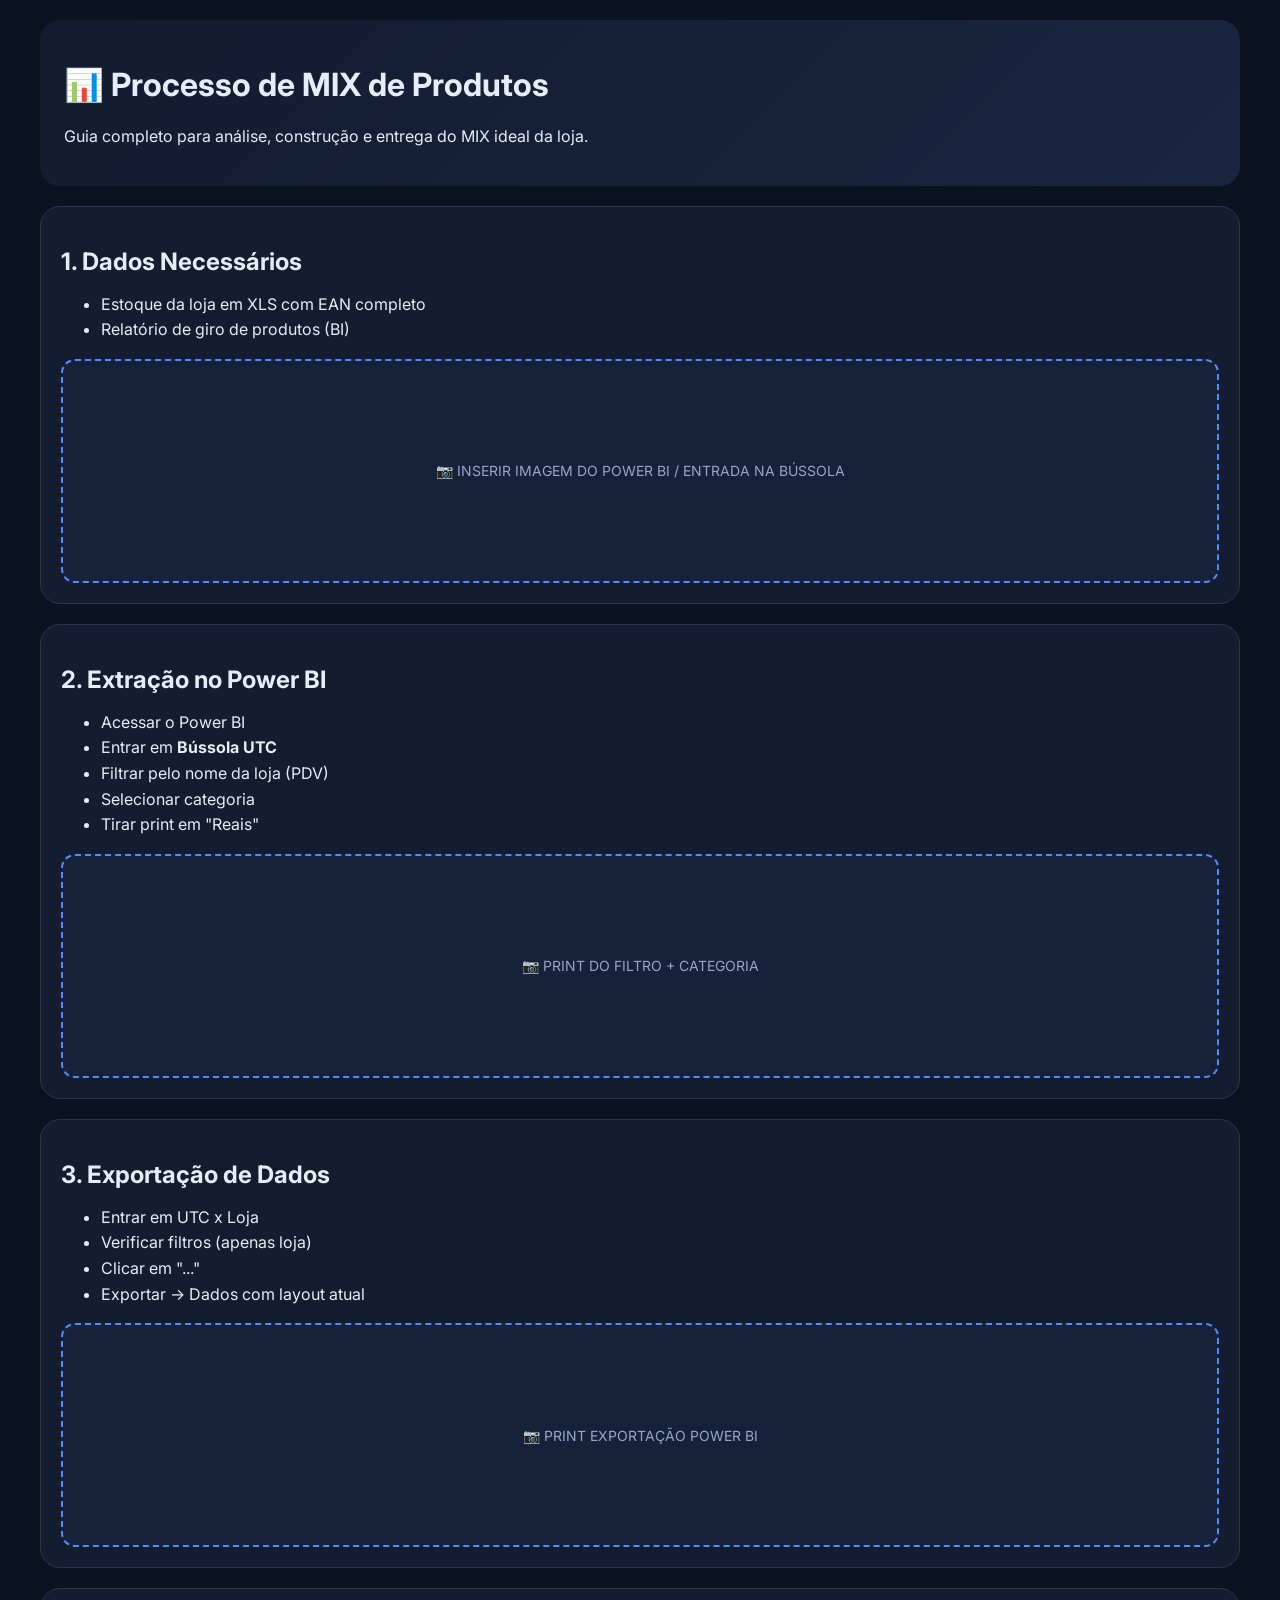
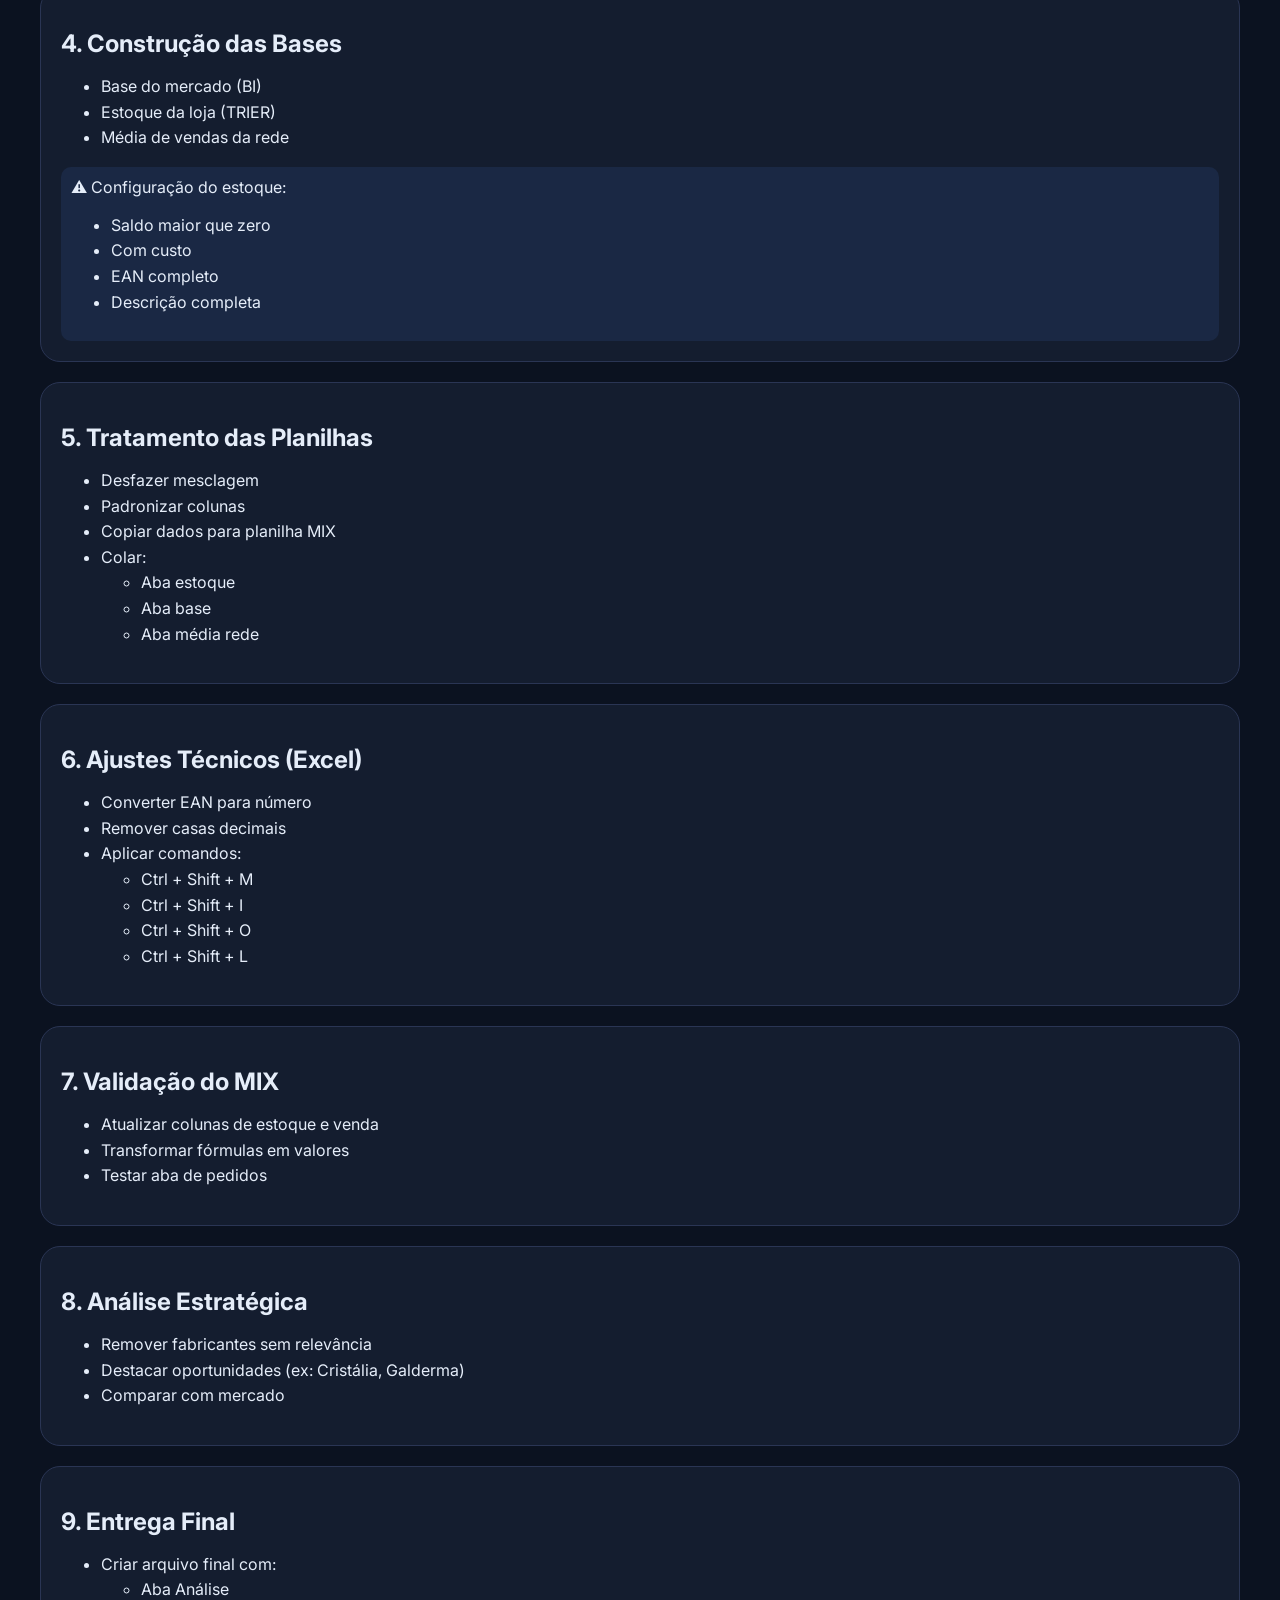
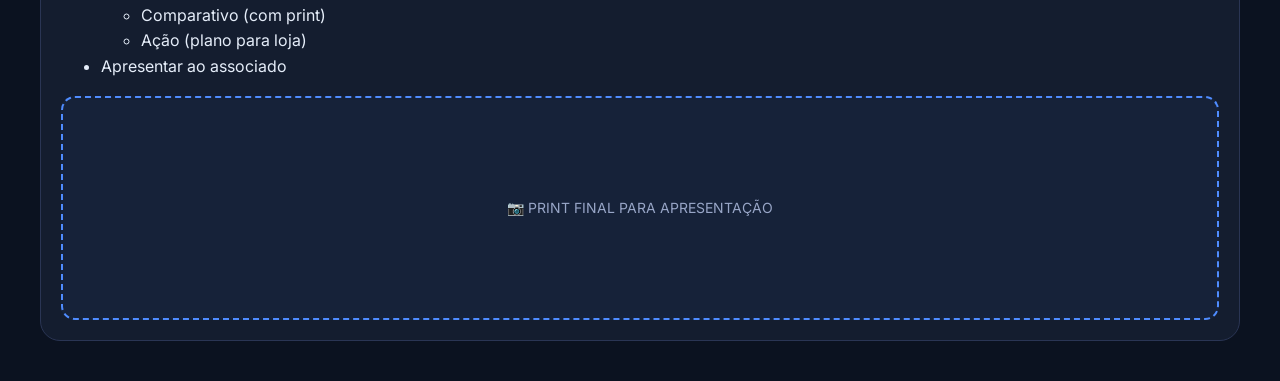
<file: train_mix.html>
<!DOCTYPE html>
<html lang="pt-BR">
<head>
<meta charset="UTF-8">
<meta name="viewport" content="width=device-width, initial-scale=1.0">
<title>Procedimento · MIX de Produtos</title>

<link href="https://fonts.googleapis.com/css2?family=Inter:wght@400;500;600;700;800&display=swap" rel="stylesheet">

<style>
/* MANTIVE SEU PADRÃO VISUAL */
body {
  font-family: "Inter", sans-serif;
  background: #0b1220;
  color: #e5edf9;
  margin: 0;
}

.container {
  max-width: 1200px;
  margin: auto;
  padding: 20px;
}

.header {
  background: linear-gradient(135deg,#121b2f,#1a2540);
  padding: 24px;
  border-radius: 20px;
  margin-bottom: 20px;
}

.passo {
  background: #141d2f;
  border-radius: 20px;
  margin-bottom: 20px;
  padding: 20px;
  border: 1px solid #2a3554;
}

.passo h2 {
  margin-bottom: 10px;
}

ul {
  line-height: 1.6;
}

.img-placeholder {
  margin-top: 15px;
  height: 220px;
  border-radius: 14px;
  border: 2px dashed #4f8cff;
  display: flex;
  align-items: center;
  justify-content: center;
  color: #98a6c7;
  font-size: 14px;
  background: rgba(79,140,255,0.05);
}

.highlight {
  background: rgba(79,140,255,0.1);
  padding: 10px;
  border-radius: 10px;
  margin-top: 10px;
}

</style>
</head>

<body>

<div class="container">

  <div class="header">
    <h1>📊 Processo de MIX de Produtos</h1>
    <p>Guia completo para análise, construção e entrega do MIX ideal da loja.</p>
  </div>

  <!-- ETAPA 1 -->
  <div class="passo">
    <h2>1. Dados Necessários</h2>
    <ul>
      <li>Estoque da loja em XLS com EAN completo</li>
      <li>Relatório de giro de produtos (BI)</li>
    </ul>

    <div class="img-placeholder">
      📷 INSERIR IMAGEM DO POWER BI / ENTRADA NA BÚSSOLA
    </div>
  </div>

  <!-- ETAPA 2 -->
  <div class="passo">
    <h2>2. Extração no Power BI</h2>
    <ul>
      <li>Acessar o Power BI</li>
      <li>Entrar em <strong>Bússola UTC</strong></li>
      <li>Filtrar pelo nome da loja (PDV)</li>
      <li>Selecionar categoria</li>
      <li>Tirar print em "Reais"</li>
    </ul>

    <div class="img-placeholder">
      📷 PRINT DO FILTRO + CATEGORIA
    </div>
  </div>

  <!-- ETAPA 3 -->
  <div class="passo">
    <h2>3. Exportação de Dados</h2>
    <ul>
      <li>Entrar em UTC x Loja</li>
      <li>Verificar filtros (apenas loja)</li>
      <li>Clicar em "..."</li>
      <li>Exportar → Dados com layout atual</li>
    </ul>

    <div class="img-placeholder">
      📷 PRINT EXPORTAÇÃO POWER BI
    </div>
  </div>

  <!-- ETAPA 4 -->
  <div class="passo">
    <h2>4. Construção das Bases</h2>
    <ul>
      <li>Base do mercado (BI)</li>
      <li>Estoque da loja (TRIER)</li>
      <li>Média de vendas da rede</li>
    </ul>

    <div class="highlight">
      ⚠️ Configuração do estoque:
      <ul>
        <li>Saldo maior que zero</li>
        <li>Com custo</li>
        <li>EAN completo</li>
        <li>Descrição completa</li>
      </ul>
    </div>
  </div>

  <!-- ETAPA 5 -->
  <div class="passo">
    <h2>5. Tratamento das Planilhas</h2>
    <ul>
      <li>Desfazer mesclagem</li>
      <li>Padronizar colunas</li>
      <li>Copiar dados para planilha MIX</li>
      <li>Colar:
        <ul>
          <li>Aba estoque</li>
          <li>Aba base</li>
          <li>Aba média rede</li>
        </ul>
      </li>
    </ul>
  </div>

  <!-- ETAPA 6 -->
  <div class="passo">
    <h2>6. Ajustes Técnicos (Excel)</h2>
    <ul>
      <li>Converter EAN para número</li>
      <li>Remover casas decimais</li>
      <li>Aplicar comandos:
        <ul>
          <li>Ctrl + Shift + M</li>
          <li>Ctrl + Shift + I</li>
          <li>Ctrl + Shift + O</li>
          <li>Ctrl + Shift + L</li>
        </ul>
      </li>
    </ul>
  </div>

  <!-- ETAPA 7 -->
  <div class="passo">
    <h2>7. Validação do MIX</h2>
    <ul>
      <li>Atualizar colunas de estoque e venda</li>
      <li>Transformar fórmulas em valores</li>
      <li>Testar aba de pedidos</li>
    </ul>
  </div>

  <!-- ETAPA 8 -->
  <div class="passo">
    <h2>8. Análise Estratégica</h2>
    <ul>
      <li>Remover fabricantes sem relevância</li>
      <li>Destacar oportunidades (ex: Cristália, Galderma)</li>
      <li>Comparar com mercado</li>
    </ul>
  </div>

  <!-- ETAPA 9 -->
  <div class="passo">
    <h2>9. Entrega Final</h2>
    <ul>
      <li>Criar arquivo final com:</li>
      <ul>
        <li>Aba Análise</li>
        <li>Comparativo (com print)</li>
        <li>Ação (plano para loja)</li>
      </ul>
      <li>Apresentar ao associado</li>
    </ul>

    <div class="img-placeholder">
      📷 PRINT FINAL PARA APRESENTAÇÃO
    </div>
  </div>

</div>

</body>
</html>
</file>
<file: css/index.css>
:root {
  --bg: #0b1220;
  --bg-soft: #111827;
  --panel: #141d2f;
  --panel-2: #1a2540;
  --border: #2a3554;
  --text: #e5edf9;
  --muted: #98a6c7;
  --primary: #084F98;
  --primary-hover: #084F98;
  --success: #22c55e;
  --danger: #F21E26;
  --warning: #f59e0b;
  --shadow: 0 20px 50px rgba(0, 0, 0, 0.35);
  --radius: 18px;
  --radius-sm: 12px;
  --transition: 0.2s ease;
}

* {
  box-sizing: border-box;
}

body {
  margin: 0;
  font-family: Inter, Arial, Helvetica, sans-serif;
  background:
    radial-gradient(circle at top left, rgba(79, 140, 255, 0.12), transparent 22%),
    radial-gradient(circle at top right, rgba(239, 68, 68, 0.08), transparent 20%),
    var(--bg);
  color: var(--text);
}

.detail-header {
  display: flex;
  justify-content: space-between;
  align-items: center;
  margin-bottom: 5px;
}

.copy-btn {
  background: transparent;
  border: none;
  color: #98a6c7;
  cursor: pointer;
  padding: 4px;
  border-radius: 4px;
  transition: all 0.2s;
  font-size: 12px;
}

.copy-btn:hover {
  color: #F21E26;
  background: rgba(242, 30, 38, 0.1);
}

.copy-btn.copied {
  color: #22c55e;
}

.detail-card h4 {
  margin: 0; /* Remove margem padrão para alinhar com o botão */
}

button,
input,
select,
textarea {
  font: inherit;
}



.action-btn.whatsapp {
  background: #16a34a;
  color: white;
  text-decoration: none;
  display: inline-flex;
  align-items: center;
  justify-content: center;
}

/* LAYOUT BASE */
.layout {
  display: flex;
}

/* SIDEBAR */
.sidebar {
  width: 200px;
  height: 100vh;
  background: var(--panel);
  border-right: 1px solid var(--border);
  position: fixed;
  left: 0;
  top: 0;
  transition: 0.25s ease;
  display: flex;
  flex-direction: column;
  z-index: 1000;
}

/* COLAPSADA */
.sidebar.collapsed {
  width: 60px;
}

/* HEADER */
.sidebar-header {
  display: flex;
  align-items: center;
  justify-content: space-between;
  padding: 16px;
  justify-content: center;
  border-bottom: 1px solid var(--border);
}

.logo {
  font-weight: 800;
  font-size: 18px;
  color: var(--primary);
}

/* BOTÃO */
.toggle-btn {
  background: none;
  border: none;
  color: var(--text);
  cursor: pointer;
  font-size: 18px;
}

/* MENU */
.sidebar-menu {
  display: flex;
  flex-direction: column;
  padding: 5px;
  gap: 6px;
}

.menu-item {
  display: flex;
  align-items: center;
  gap: 12px;
  padding: 12px;
  justify-content: center;
  border-radius: 10px;
  color: var(--text);
  text-decoration: none;
  transition: 0.2s;
}

.menu-item:hover {
  background: rgba(79, 140, 255, 0.1);
}

.menu-item i {
  width: 20px;
  text-align: center;
}

/* TEXTO SOME QUANDO FECHADO */
.sidebar.collapsed .menu-item span {
  display: none;
}

/* CONTEÚDO */
.main-content {
  margin-left: 260px;
  width: 100%;
  transition: 0.25s ease;
}

/* AJUSTE QUANDO FECHADO */
.sidebar.collapsed + .main-content {
  margin-left: 80px;
  width: 90vw;
}

.action-btn.whatsapp:hover {
  filter: brightness(1.05);
}

.app {
  margin: 0 auto;
  padding: 0;
}

.topbar {
  display: flex;
  justify-content: space-between;
  align-items: flex-start;
  gap: 20px;
  margin-bottom: 15px;
}

.action-btn.instagram {
  background: linear-gradient(135deg, #833ab4, #fd1d1d, #fcb045);
  color: white;
  text-decoration: none;
}

.badge {
  padding: 6px 12px;
  border-radius: 999px;
  background: rgba(79, 140, 255, 0.15);
  color: #b8d1ff;
  font-size: 12px;
  font-weight: 700;
  letter-spacing: 0.04em;
  text-transform: uppercase;
  margin-bottom: 12px;
}

.detail-card a {
  color: #7dd3fc;
  text-decoration: none;
}

.detail-card a:hover {
  text-decoration: underline;
}

h1 {
  margin: 0 0 8px;
  font-size: 20px;
  line-height: 1.1;
}

.subtitle,
.modal-subtitle {
  margin: 0;
  color: var(--muted);
}

.panel {
  background: rgba(20, 29, 47, 0.9);
  border: 1px solid var(--border);
  border-radius: var(--radius);
  box-shadow: var(--shadow);
}

.filters {
  display: flex;
  justify-content: space-between;
  gap: 20px;
  padding: 20px;
  margin-bottom: 20px;
  align-items: end;
}

.input-group {
  flex: 1;
}

.input-group label {
  display: block;
  font-size: 13px;
  color: var(--muted);
  margin-bottom: 8px;
}

.input-group input,
.field input,
.field select,
.field textarea {
  width: 100%;
  background: #0d1526;
  color: var(--text);
  border: 1px solid var(--border);
  border-radius: 12px;
  padding: 12px 14px;
  outline: none;
  transition: border-color var(--transition), transform var(--transition);
}

.input-group input:focus,
.field input:focus,
.field select:focus,
.field textarea:focus {
  border-color: var(--primary);
}

.stats {
  display: flex;
  gap: 12px;
}

#totalRecords {
  
  transform: translateY(-8px);
}

.stat-card {
  padding: 6px 16px;
  border: 1px solid var(--border);
  background: var(--panel-2);
  justify-content: center;
  align-items: center;
display: flex;
flex-direction: row;

  border-radius: 14px;
}

.stat-label {
  display: block;
  color: var(--muted);
  font-size: 12px;
  margin-bottom: 6px;
}

.stat-card strong {
  font-size: 24px;
}

.table-panel {
  padding: 20px;
}

.table-header {
  display: flex;
  justify-content: space-between;
  align-items: center;
  margin-bottom: 18px;
}

.table-header h2 {
  margin: 0;
  font-size: 20px;
}

.table-wrapper {
  overflow: auto;
  border: 1px solid var(--border);
  border-radius: 16px;
}

table {
  width: 100%;
  border-collapse: collapse;
  min-width: 1100px;
  background: rgba(10, 16, 29, 0.8);
}

thead {
  background: #121b2f;
}

th,
td {
  padding: 14px 16px;
  text-align: left;
  border-bottom: 1px solid rgba(42, 53, 84, 0.8);
  vertical-align: middle;
}

th {
  font-size: 13px;
  color: #b6c5e2;
  font-weight: 700;
}

td {
  font-size: 11px;
}

tbody tr:hover {
  background: rgba(79, 140, 255, 0.06);
}

.actions-col {
  width: 220px;
}

.actions {
  display: flex;
  gap: 8px;
  flex-wrap: wrap;
}

.btn,
.action-btn,
.icon-btn {
  border: none;
  cursor: pointer;
  transition: var(--transition);
}

.btn {
  padding: 12px 16px;
  border-radius: 12px;
  font-weight: 700;
}

.btn-primary {
  background: var(--primary);
  color: white;
}

.btn-primary:hover {
  background: var(--primary-hover);
}

.btn-secondary {
  background: #22304f;
  color: var(--text);
  border: 1px solid var(--border);
}

.btn-secondary:hover {
  background: #29385d;
}

.btn-danger {
  background: var(--danger);
  color: white;
}

.btn-danger:hover {
  filter: brightness(1.05);
}

.action-btn {
  padding: 8px 10px;
  border-radius: 10px;
  font-size: 13px;
  font-weight: 700;
  color: white;
}

.action-btn.details {
  background: #334155;
}

.action-btn.edit {
  background: #2563eb;
}

.action-btn.delete {
  background: #dc2626;
}

.action-btn:hover,
.icon-btn:hover {
  transform: translateY(-1px);
}

.empty-state {
  text-align: center;
  color: var(--muted);
  padding: 32px 20px;
}

.modal {
  position: fixed;
  inset: 0;
  z-index: 999;
}

.modal.hidden,
.toast.hidden {
  display: none;
}

.modal-backdrop {
  position: absolute;
  inset: 0;
  background: rgba(3, 8, 20, 0.7);
  backdrop-filter: blur(3px);
}

.modal-content {
  position: relative;
  z-index: 2;
  margin: 40px auto;
  width: min(95vw, 900px);
  background: #0f1728;
  border: 1px solid var(--border);
  border-radius: 22px;
  box-shadow: var(--shadow);
  max-height: calc(100vh - 80px);
  overflow: auto;
}

.modal-sm {
  width: min(95vw, 480px);
}

.modal-lg {
  width: min(95vw, 1000px);
}

.modal-xl {
  width: min(95vw, 1180px);
}

.modal-header,
.modal-footer {
  display: flex;
  justify-content: space-between;
  align-items: center;
  gap: 12px;
  padding: 20px 24px;
  border-bottom: 1px solid var(--border);
}

.modal-footer {
  border-bottom: none;
  border-top: 1px solid var(--border);
  position: sticky;
  bottom: 0;
  background: #0f1728;
}

.icon-btn {
  width: 40px;
  height: 40px;
  border-radius: 12px;
  background: #1b2742;
  color: var(--text);
  font-size: 16px;
}

.details-grid {
  display: grid;
  grid-template-columns: repeat(auto-fit, minmax(260px, 1fr));
  gap: 14px;
  padding: 24px;
}

.detail-card {
  background: #121b2f;
  border: 1px solid var(--border);
  border-radius: 16px;
  padding: 14px;
}

.detail-card h4 {
  margin: 0 0 8px;
  color: #b8c7e6;
  font-size: 12px;
  text-transform: uppercase;
  letter-spacing: 0.05em;
}

.detail-card p {
  margin: 0;
  line-height: 1.5;
  word-break: break-word;
}

.form-sections {
  padding: 24px;
  display: grid;
  gap: 22px;
}

.form-section {
  background: #121b2f;
  border: 1px solid var(--border);
  border-radius: 18px;
  padding: 18px;
}

.form-section h4 {
  margin: 0 0 16px;
  font-size: 16px;
}

.form-grid {
  display: grid;
  grid-template-columns: repeat(12, 1fr);
  gap: 14px;
}

.field {
  display: flex;
  flex-direction: column;
  gap: 8px;
}

.field label {
  font-size: 13px;
  color: var(--muted);
}

.field textarea {
  min-height: 100px;
  resize: vertical;
}

.col-12 { grid-column: span 12; }
.col-8  { grid-column: span 8; }
.col-6  { grid-column: span 6; }
.col-4  { grid-column: span 4; }
.col-3  { grid-column: span 3; }
.col-2  { grid-column: span 2; }

.confirm-body {
  padding: 20px 24px 4px;
  color: var(--text);
}

.toast {
  position: fixed;
  right: 20px;
  bottom: 20px;
  z-index: 1200;
  background: #111827;
  border: 1px solid var(--border);
  color: var(--text);
  padding: 14px 18px;
  border-radius: 14px;
  box-shadow: var(--shadow);
}

.toast.success {
  border-color: rgba(34, 197, 94, 0.4);
}

.toast.error {
  border-color: rgba(239, 68, 68, 0.4);
}

@media (max-width: 980px) {
  .topbar,
  .filters {
    flex-direction: column;
    align-items: stretch;
  }

  .stats {
    justify-content: flex-start;
  }

  .form-grid {
    grid-template-columns: 1fr;
  }

  .col-12,
  .col-8,
  .col-6,
  .col-4,
  .col-3,
  .col-2 {
    grid-column: span 1;
  }
}
</file>
<file: css/mobile.css>
:root {
    --bg-dark: #0b1220;
    --card-bg: #141d2f;
    --border-color: #2a3554;
    --text-main: #e5edf9;
    --text-muted: #98a6c7;
    --accent: #F21E26;
    --blue: #4f8cff;
    --green: #22c55e;
}

* { margin: 0; padding: 0; box-sizing: border-box; }

body {
    font-family: 'Inter', sans-serif;
    background-color: var(--bg-dark);
    color: var(--text-main);
    padding-bottom: 30px;
}

.main-header {
    background: var(--card-bg);
    padding: 25px 20px;
    border-bottom: 1px solid var(--border-color);
    display: flex;
    justify-content: space-between;
    align-items: center;
    position: sticky;
    top: 0;
    z-index: 100;
}

.user-info span { color: var(--text-muted); font-size: 13px; }
.user-info h1 { font-size: 18px; margin-top: 4px; }

.refresh-btn {
    background: rgba(255,255,255,0.05);
    border: 1px solid var(--border-color);
    color: var(--text-main);
    width: 40px;
    height: 40px;
    border-radius: 12px;
}

.dashboard-container { padding: 20px; }

/* Grid de Stats */
.stats-grid {
    display: grid;
    grid-template-columns: 1fr 1fr;
    gap: 15px;
    margin-bottom: 30px;
}

.stat-card {
    background: var(--card-bg);
    border: 1px solid var(--border-color);
    border-radius: 20px;
    padding: 15px;
    display: flex;
    flex-direction: column;
    gap: 12px;
}

.icon-box {
    width: 35px;
    height: 35px;
    border-radius: 10px;
    display: flex;
    align-items: center;
    justify-content: center;
    font-size: 16px;
}

.blue { background: rgba(79, 140, 255, 0.2); color: #4f8cff; }
.green { background: rgba(34, 197, 94, 0.2); color: #22c55e; }
.red { background: rgba(242, 30, 38, 0.2); color: #F21E26; }
.purple { background: rgba(168, 85, 247, 0.2); color: #a855f7; }

.stat-info .label { font-size: 11px; color: var(--text-muted); text-transform: uppercase; letter-spacing: 0.5px; }
.stat-info h2 { font-size: 22px; margin-top: 2px; }

/* Lista de Atividade */
.recent-activity {
    background: var(--card-bg);
    border-radius: 24px;
    border: 1px solid var(--border-color);
    padding: 20px;
}

.section-header {
    display: flex;
    justify-content: space-between;
    align-items: center;
    margin-bottom: 20px;
}

.activity-item {
    display: flex;
    gap: 15px;
    padding-bottom: 15px;
    border-bottom: 1px solid rgba(255,255,255,0.05);
    margin-bottom: 15px;
}

.activity-item:last-child { border: none; margin-bottom: 0; }

.activity-icon {
    width: 10px;
    height: 10px;
    border-radius: 50%;
    margin-top: 6px;
}

.type-CREATE { background: var(--green); box-shadow: 0 0 10px var(--green); }
.type-UPDATE { background: var(--blue); box-shadow: 0 0 10px var(--blue); }
.type-DELETE { background: var(--accent); box-shadow: 0 0 10px var(--accent); }

.activity-info h4 { font-size: 14px; margin-bottom: 4px; }
.activity-info p { font-size: 12px; color: var(--text-muted); line-height: 1.4; }
.activity-info small { font-size: 10px; color: #5c6b8a; display: block; margin-top: 5px; }
</file>
